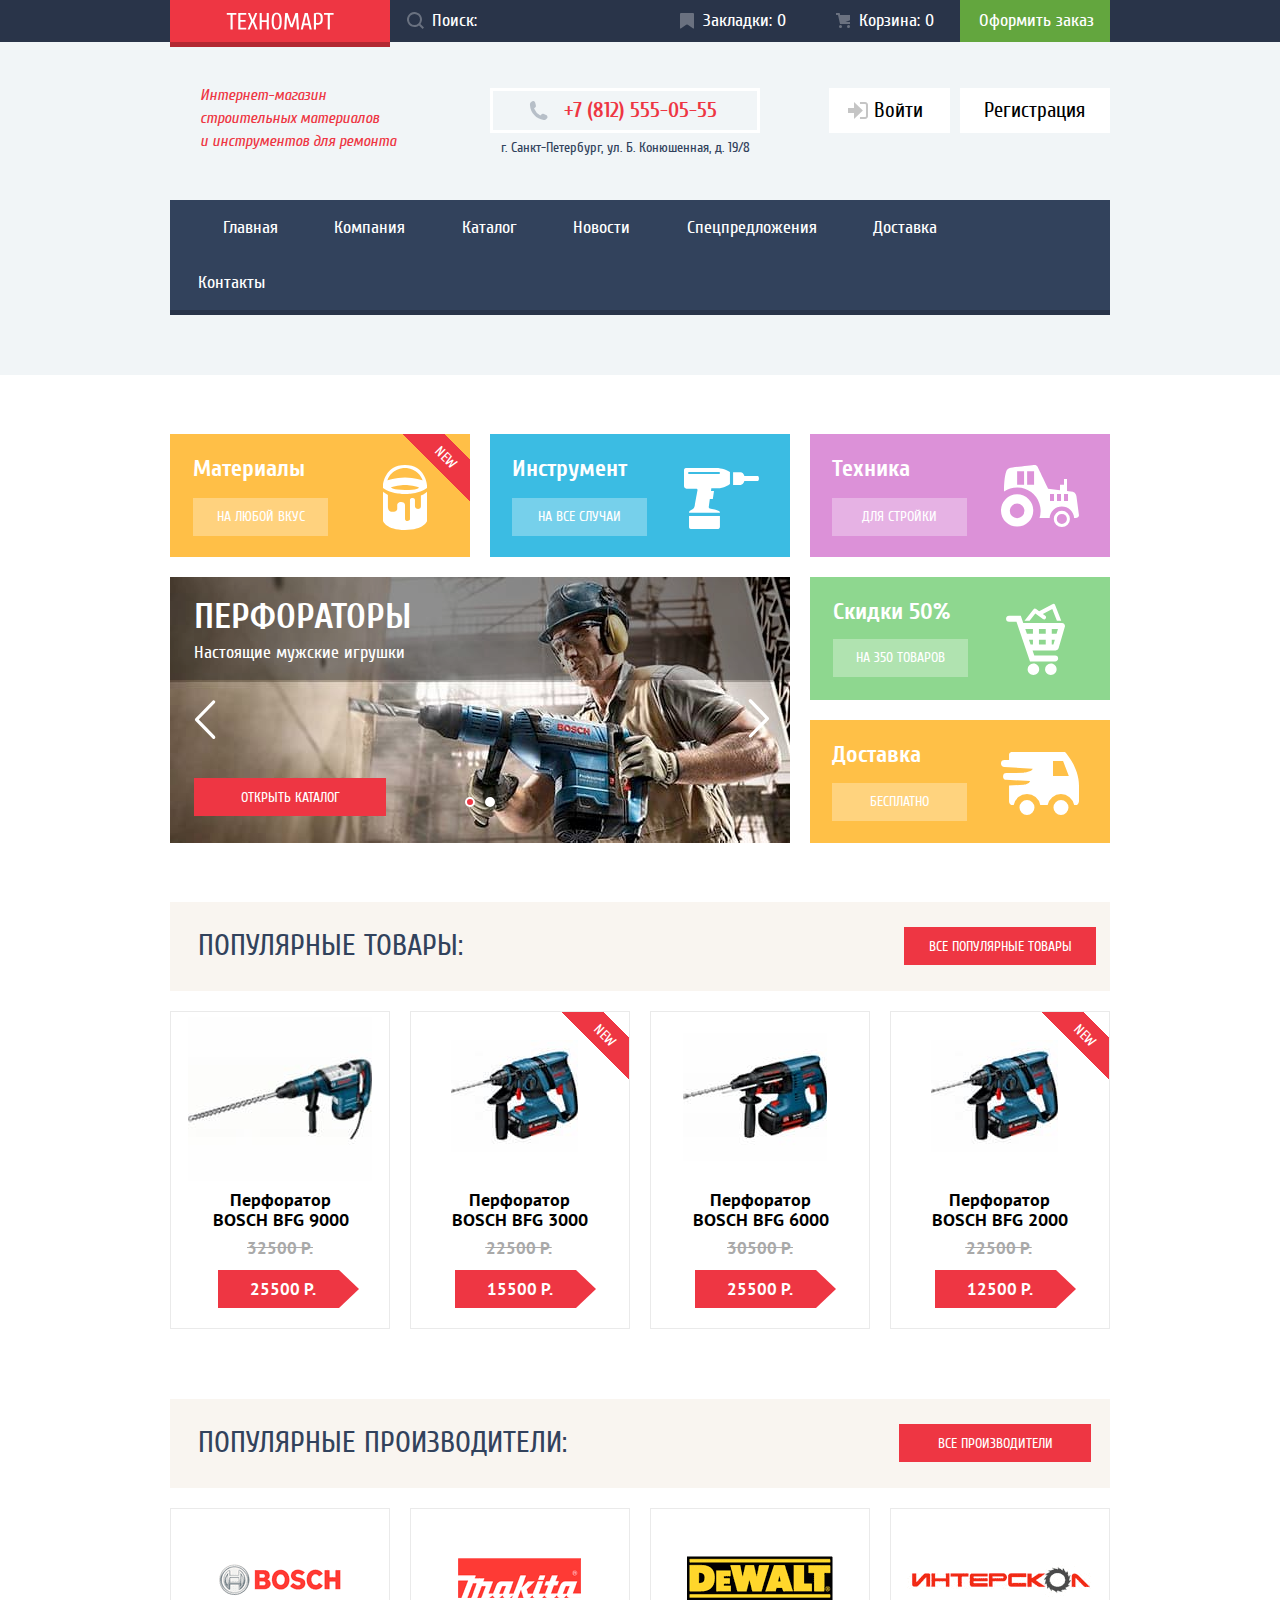
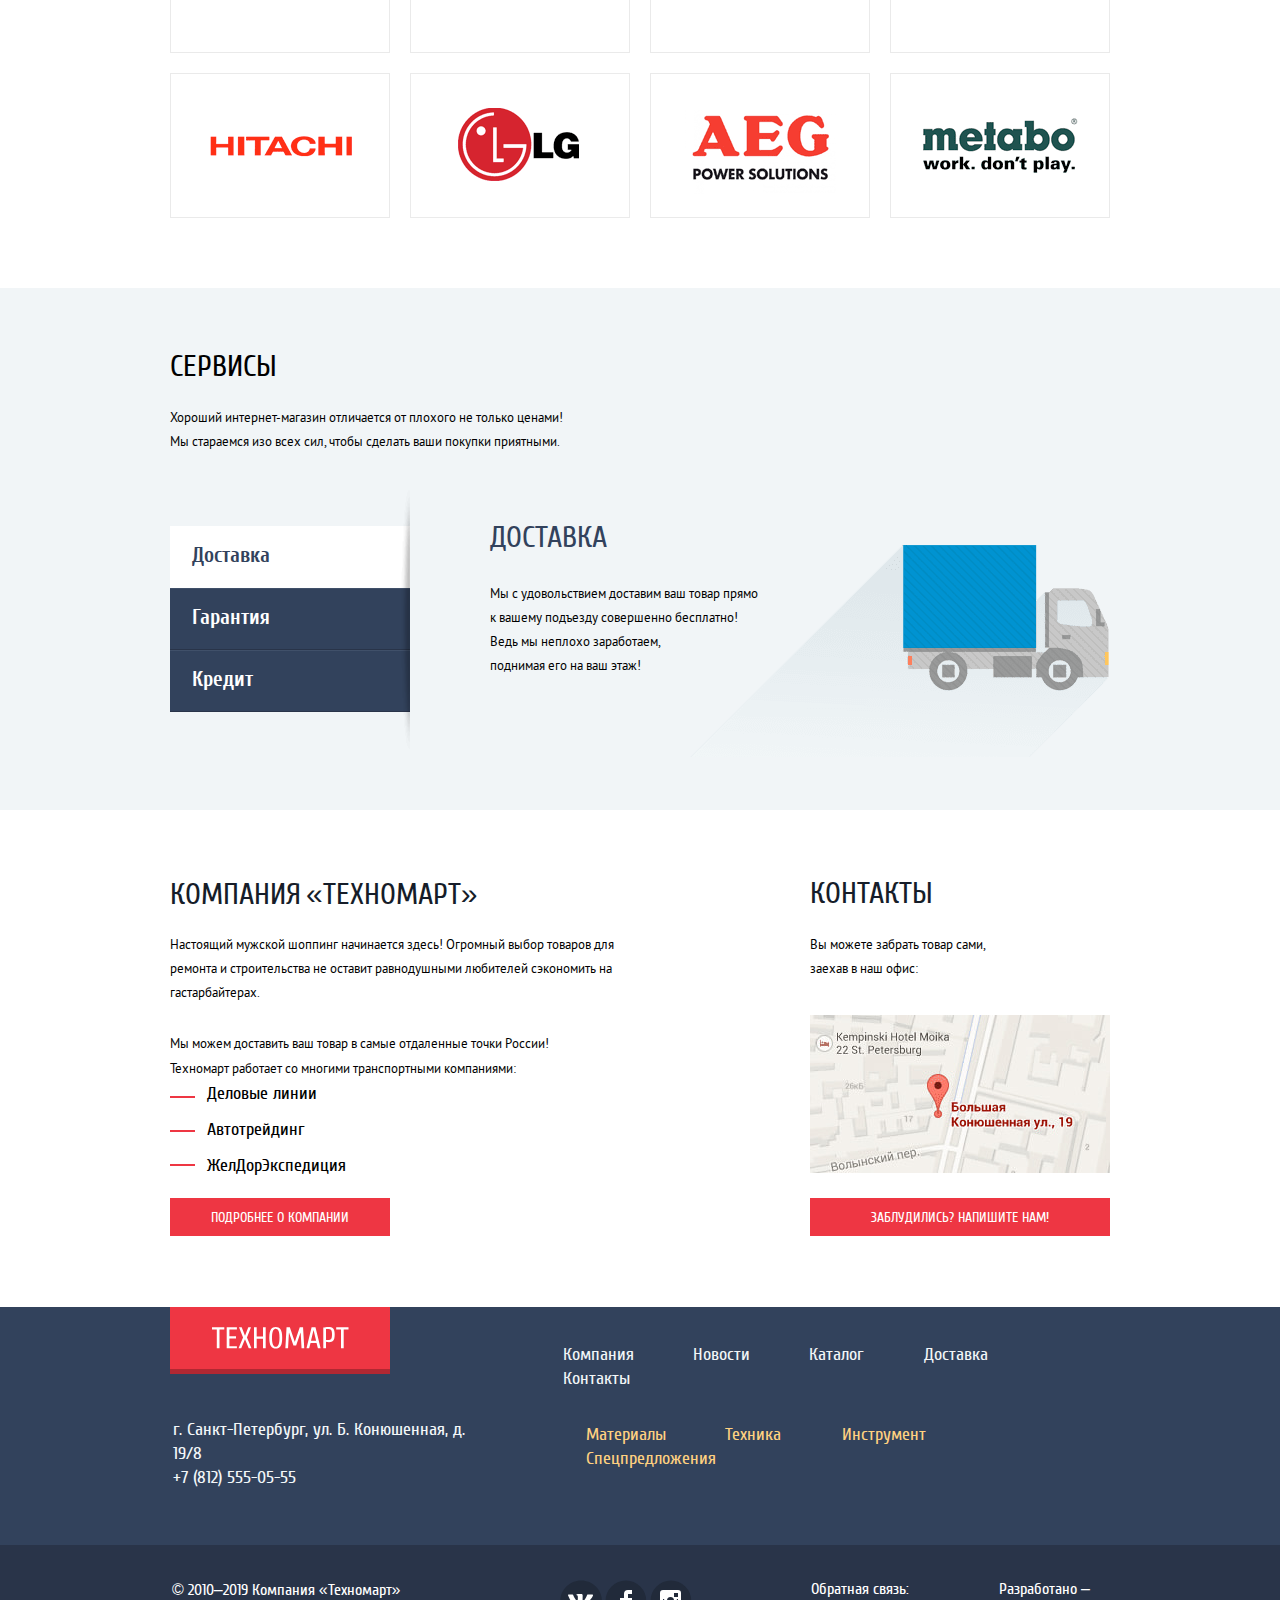
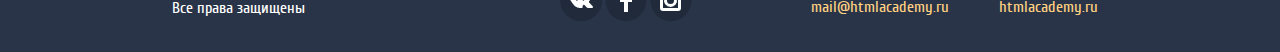
<file: index.html>
<!DOCTYPE html>
<html class="page" lang="ru">

<head>
  <meta charset="utf-8">
  <title>HTML Academy: Техномарт</title>
  <link href="css/normalize.css" rel="stylesheet">
  <link href="css/style-min.css" rel="stylesheet">
</head>

<body class="page-body main-page">

  <header class="main-header">
    <div class="main-menu">
      <div class="container main-menu-container">
        <a href="#" class="logo header-logo"><img src="img/content/logo-technomart.svg" width="108" height="18"
            alt="Логотип магазина Техномарт"></a>
        <div class="main-menu-wrapper">
          <form class="search" method="get" action="https://echo.htmlacademy.ru/">
            <label class="visually-hidden" for="search-button">Поиск товара</label>
            <input class="search-button" id="search-button" type="search" name="search" placeholder="Поиск:">
            <svg class="search-icon" width="17" height="17" fill="none" xmlns="http://www.w3.org/2000/svg">
              <path class="search-icon-color" fill-rule="evenodd" clip-rule="evenodd"
                d="M13.46 12.04L17 15.6 15.59 17l-3.55-3.54a7.5 7.5 0 111.41-1.41zM7.5 2a5.5 5.5 0 10.01 11.01A5.5 5.5 0 007.5 2z"
                fill="#fff" />
            </svg>
          </form>
          <a class="bookmark" href="">Закладки: <span class="count">0</span><span
              class="visually-hidden">товаров</span></a>
          <a class="cart" href="">Корзина: <span class="count">0</span><span class="visually-hidden">товаров</span></a>
          <a class="order" href="">Оформить заказ</a>
        </div>
      </div>
    </div>
    <div class="container header-container">
      <h1 class="title header-text">Интернет-магазин<br>
        строительных материалов<br>и
        инструментов для ремонта</h1>
      <div class="header-contacts">
        <a class="header-phone" href="tel:+78125550555"><span class="visually-hidden">Наш номер телефона:</span>+7 (812)
          555-05-55</a>
        <address class="header-address"><span class="visually-hidden">Наш адрес:</span>г. Санкт-Петербург, ул.
          Б. Конюшенная, д. 19/8</address>
      </div>
      <div class="user-menu login-menu current">
        <a class="login-button login-button-sign-in" href="" aria-label="Войти в аккаунт">
          <svg aria-hidden="true" focusable="false" class="icon-sign-in" width="20" height="17" fill="none"
            xmlns="http://www.w3.org/2000/svg">
            <path d="M14.88 8.5L6 0v6H0v5h6v6l8.88-8.5z" fill="#C5C5C5" />
            <path
              d="M16.99 15.01h-5.03V17h5.03c2.17 0 3-1.81 3.03-3.03V3.03C19.98 1.8 19.16 0 16.98 0h-5.03v1.99h5.03c.84 0 .99.68 1 1.06v10.9c-.01.38-.16 1.06-1 1.06z"
              fill="#C5C5C5" />
          </svg>
          <span class="login-button-signature">Войти</span>
        </a>
        <a class="login-button login-button-registration" href="">Регистрация</a>
      </div>
      <div class="user-menu activatied-user-menu">
        <div class="user-profile-container">
          <a class="user-profile" href="">
            <span class="visually-hidden">Профиль пользователя</span>
            <svg aria-hidden="true" focusable="false" class="user-icon" width="20" height="18" fill="none"
              xmlns="http://www.w3.org/2000/svg">
              <path
                d="M17.88 14.17c-2.14-.74-4.25-1.67-5.2-2.4-.66-.5-.78-1.61-.52-2.4a5.49 5.49 0 001.86-4.29C14.02 2.28 12.22 0 10 0 7.78 0 5.98 2.28 5.98 5.08c0 1.8.75 3.38 1.86 4.28.26.8.14 1.92-.51 2.42-.95.72-3.07 1.65-5.21 2.39C-.03 14.9 0 18 0 18h20s.02-3.1-2.12-3.83z"
                fill="#C5C5C5" />
            </svg>

            <span class="user-name">Равшан Джамшутович</span>
          </a>
          <a class="log-out" aria-label="Выйти из аккаунта" href="index.html">
            <svg aria-hidden="true" focusable="false" width="20" height="18" fill="none"
              xmlns="http://www.w3.org/2000/svg">
              <path d="M20 9L11.12.5v6h-6v5h6v6L20 9z" fill="#C5C5C5" />
              <path
                d="M2.1 14.45V3.55c.02-.38.18-1.06 1.02-1.06h5.02V.5H3.12C.94.5.12 2.31.09 3.53v10.94C.1 15.7.94 17.5 3.12 17.5h5.02v-1.99H3.12c-.84 0-1-.68-1.01-1.06z"
                fill="#C5C5C5" />
            </svg>
          </a>
        </div>
        <ul class="list user-menu-list">
          <li><a href="">Мои заказы</a></li>
          <li><a href="">Личный кабинет</a></li>
        </ul>
      </div>
      <nav class="main-navigation-container">
        <ul class="list main-navigation">
          <li><a href="#">Главная</a></li>
          <li class="main-navigation-option-1"><a href="">Компания</a></li>
          <li><a href="catalog.html">Каталог</a></li>
          <li class="main-navigation-option-1"><a href="">Новости</a></li>
          <li><a href="">Спецпредложения</a></li>
          <li><a href="">Доставка</a></li>
          <li class="main-navigation-contacts"><a href="">Контакты</a></li>
        </ul>
      </nav>
    </div>
  </header>

  <main>

    <section class="container promo-container">
      <h2 class="visually-hidden">Промо-блок</h2>
      <ul class="list promo-list">
        <li class="materials promo-item promo-list-image">
          <h3>Материалы</h3>
          <div class="new"><em>New</em></div>
          <a class="button promo-list-button" href="">На любой вкус</a>
        </li>
        <li class="tools promo-item promo-list-image">
          <h3>Инструмент</h3>
          <a class="button promo-list-button" href="">На все случаи</a>
        </li>
        <li class="appliances promo-item promo-list-image">
          <h3>Техника</h3>
          <a class="button promo-list-button" href="">Для стройки</a>
        </li>
        <li class="discount promo-item promo-list-image">
          <h3>Скидки 50%</h3>
          <a class="button promo-list-button" href="">На 350 Товаров</a>
        </li>
        <li class="delivery promo-item promo-list-image">
          <h3>Доставка</h3>
          <a class="button promo-list-button" href="">Бесплатно</a>
        </li>
        <li class="promo-slider">
          <ul class="list promo-slider-list">
            <li class="promo-slider-slide current">
              <h3>Перфораторы</h3>
              <p>Настоящие мужские игрушки</p>
              <a class="button main-page-button promo-slider-button" href="catalog.html">Открыть каталог</a>
              <img width="620" height="266" src="img/content/slider/perforator.jpg"
                alt="Строитель работает с перфоратором">
            </li>
            <li class="promo-slider-slide">
              <h3>Дрели</h3>
              <p>Соседям на радость!</p>
              <a class="button main-page-button promo-slider-button" href="catalog.html">Открыть каталог</a>
              <img width="620" height="266" src="img/content/slider/drill.jpg" alt="Строитель работает с дрелью">
            </li>
          </ul>
          <div class="promo-slider-control">
            <button class="slider-button slider-button-back" type="button" aria-label="Предыдущий слайд"></button>
            <button class="slider-button slider-button-next" type="button" aria-label="Следующий слайд"></button>
          </div>
          <div class="promo-slider-pagination">
            <div class="promo-slider-pagination-item current"></div>
            <div class="promo-slider-pagination-item"></div>
          </div>
        </li>
      </ul>
    </section>

    <section class="container products">
      <div class="title-container">
        <h2 class="title products-main-title">Популярные товары:</h2>
        <a class="button main-page-button products-button" href="">Все популярные товары</a>
      </div>
      <ul class="list products-list products-list-layout">
        <li class="products-item products-item-option-1">
          <h3 class="title products-title">Перфоратор <span lang="en">BOSCH BFG</span> 9000</h3>
          <p class="deleted-price"><del>32500 Р.</del></p>
          <p class="current-price">25500 Р.</p>
          <div class="products-item-header">
            <img class="products-image" width="184" height="164" src="img/content/products/snippet-32961.jpg"
              alt="Перфоратор с длинным сверлом и тонкой рукояткой">
            <div class="products-item-button-container">
              <a class="button button-buy" aria-label="Добавить перфоратор BOSCH BFG 9000 в корзину"
                href="notice.html">Купить</a>
              <a class="button button-to-bookmark" aria-label="Добавить перфоратор BOSCH BFG 9000 в закладки" href="">В
                Закладки</a>
            </div>
          </div>
        </li>
        <li class="products-item products-item-option-2">
          <h3 class="title products-title">Перфоратор <span lang="en">BOSCH BFG</span> 3000</h3>
          <div class="new"><em>New</em></div>
          <p class="deleted-price"><del>22500 Р.</del></p>
          <p class="current-price">15500 Р.</p>
          <div class="products-item-header">
            <img class="products-image" width="127" height="112" src="img/content/products/snippet-18927.jpg"
              alt="Перфоратор с узким коротким сверлом и толстой рукояткой">
            <div class="products-item-button-container">
              <a class="button button-buy" aria-label="Добавить перфоратор BOSCH BFG 3000 в корзину"
                href="notice.html">Купить</a>
              <a class="button button-to-bookmark" aria-label="Добавить перфоратор BOSCH BFG 3000 в закладки" href="">В
                Закладки</a>
            </div>
          </div>
        </li>
        <li class="products-item products-item-option-3">
          <h3 class="title products-title">Перфоратор <span lang="en">BOSCH BFG</span> 6000</h3>
          <p class="deleted-price"><del>30500 Р.</del></p>
          <p class="current-price">25500 Р.</p>
          <div class="products-item-header">
            <img class="products-image" width="144" height="128" src="img/content/products/snippet-945.jpg"
              alt="Перфоратор с средней длины сверлом и толстой рукояткой">
            <div class="products-item-button-container">
              <a class="button button-buy" aria-label="Добавить перфоратор BOSCH BFG 6000 в корзину"
                href="notice.html">Купить</a>
              <a class="button button-to-bookmark" aria-label="Добавить перфоратор BOSCH BFG 6000 в закладки" href="">В
                Закладки</a>
            </div>
          </div>
        </li>
        <li class="products-item products-item-option-2">
          <h3 class="title products-title">Перфоратор <span lang="en">BOSCH BFG</span> 2000</h3>
          <div class="new"><em lang="en">New</em></div>
          <p class="deleted-price"><del>22500 Р.</del></p>
          <p class="current-price">12500 Р.</p>
          <div class="products-item-header">
            <img class="products-image" width="127" height="112" src="img/content/products/snippet-18927.jpg"
              alt="Перфоратор с узким коротким сверлом и толстой рукояткой">
            <div class="products-item-button-container">
              <a class="button button-buy" aria-label="Добавить перфоратор BOSCH BFG 2000 в корзину"
                href="notice.html">Купить</a>
              <a class="button button-to-bookmark" aria-label="Добавить перфоратор BOSCH BFG 2000 в закладки" href="">В
                Закладки</a>
            </div>
          </div>
        </li>
      </ul>
    </section>

    <section class="container manufacturers">
      <div class="title-container">
        <h2 class="title">Популярные производители:</h2>
        <a class="button main-page-button manufacturers-button" href="">Все производители</a>
      </div>
      <ul class="list manufacturers-list">
        <li>
          <a href="">
            <img width="220" height="145" src="img/content/manufacturers/bosch.png" alt="Логотип компании BOSCH">
          </a>
        </li>
        <li>
          <a href="">
            <img width="220" height="145" src="img/content/manufacturers/makita.png" alt="Логотип компании makita">
          </a>
        </li>
        <li>
          <a href="">
            <img width="220" height="145" src="img/content/manufacturers/dewalt.png" alt="Логотип компании DeWALT">
          </a>
        </li>
        <li>
          <a href="">
            <img width="220" height="145" src="img/content/manufacturers/interskol.png"
              alt="Логотип компании ИНТЕРСКОЛ">
          </a>
        </li>
        <li>
          <a href="">
            <img width="220" height="145" src="img/content/manufacturers/hitachi.png" alt="Логотип компании HITACHI">
          </a>
        </li>
        <li>
          <a href="">
            <img width="220" height="145" src="img/content/manufacturers/lg.png" alt="Логотип компании LG">
          </a>
        </li>
        <li>
          <a href="">
            <img width="220" height="145" src="img/content/manufacturers/aeg.png" alt="Логотип компании AEG">
          </a>
        </li>
        <li>
          <a href="">
            <img width="220" height="145" src="img/content/manufacturers/metabo.png" alt="Логотип компании metabo">
          </a>
        </li>
      </ul>
    </section>

    <section class="services">
      <div class="container services-layout services-slider">
        <header class="services-header">
          <h2 class="title">Сервисы</h2>
          <p>
            Хороший интернет-магазин отличается от плохого не только ценами!<br>
            Мы стараемся изо всех сил, чтобы сделать ваши покупки приятными.
          </p>
        </header>
        <ul class="list services-button-list">
          <li><button class="services-button current" type="button" aria-current="true">Доставка</button></li>
          <li><button class="services-button" type="button">Гарантия</button></li>
          <li><button class="services-button" type="button">Кредит</button></li>
        </ul>
        <ul class="list services-list">
          <li class="services-item services-item-delivery current">
            <h3 class="title">Доставка</h3>
            <p>Мы с удовольствием доставим ваш товар прямо<br>
              к вашему подъезду совершенно бесплатно!<br>
              Ведь мы неплохо заработаем,<br>
              поднимая его на ваш этаж!</p>
          </li>
          <li class="services-item services-item-guarantee">
            <h3 class="title">Гарантия</h3>
            <p>Если купленный у нас товар поломается или заискрит,<br>
              а также в случае пожара, спровоцированного его<br>
              возгоранием, вы всегда можете быть уверены в нашей<br>
              гарантии. Мы обменяем сгоревший товар на новый.<br>
              Дом уж восстановите как-нибудь сами.</p>
          </li>
          <li class="services-item services-item-credit">
            <h3 class="title">Кредит</h3>
            <p>Залезть в долговую яму стало проще!<br>
              Кредитные консультанты придут вам на помощь.</p>
            <a class="button main-page-button credit-button" href="">Отправить заявку</a>
          </li>
        </ul>
      </div>
    </section>

    <div class="container index-columns">
      <section class="about">
        <h2 class="title">Компания &#171;техномарт&#187;</h2>
        <p>Настоящий мужской шоппинг начинается здесь! Огромный выбор товаров для
          ремонта и строительства не оставит равнодушными любителей сэкономить на
          гастарбайтерах.</p>
        <p>Мы можем доставить ваш товар в самые отдаленные точки России!<br>
          Техномарт работает со многими транспортными компаниями:</p>
        <ul class="list about-list">
          <li class="about-item">Деловые линии</li>
          <li class="about-item">Автотрейдинг</li>
          <li class="about-item">ЖелДорЭкспедиция</li>
        </ul>
        <a class="button main-page-button about-button" href="">Подробнее о компании</a>
      </section>

      <section class="contacts">
        <h2 class="title">Контакты</h2>
        <p>Вы можете забрать товар сами,<br>
          заехав в наш офис:</p>
        <a class="contacts-map" href="map.html"><img width="300" height="158" src="img/content/minimap.jpg"
            alt="Офис компании по адресу ул. Большая Конюшенная 19/8, Санкт-Петербург"></a>
        <a class="button main-page-button contacts-button" href="form.html">Заблудились? Напишите нам!</a>
      </section>
    </div>
  </main>

  <footer class="main-footer">
    <div class="container main-footer-layout">
      <a class="logo main-footer-logo" href="#"><img src="img/content/footer-logo.svg" width="138" height="23"
          alt="Логотип магазина Техномарт"></a>
      <div class="footer-contacts">
        <address class="footer-address"><span class="visually-hidden">Наш адрес:</span>г. Санкт-Петербург, ул. Б.
          Конюшенная, д. 19/8</address>
        <a class="footer-phone" href="tel:+78125550555"><span class="visually-hidden">Наш номер телефона:</span>+7 (812)
          555-05-55</a>
      </div>
      <ul class="list footer-navigation">
        <li class="footer-navigation-item"><a href="">Компания</a></li>
        <li class="footer-navigation-item"><a href="">Новости</a></li>
        <li class="footer-navigation-item"><a href="catalog.html">Каталог</a></li>
        <li class="footer-navigation-item footer-delivery"><a href="">Доставка</a></li>
        <li class="footer-navigation-item"><a href="">Контакты</a></li>
      </ul>
      <ul class="list footer-navigation special-navigation">
        <li class="footer-navigation-item special-navigation-item"><a href="">Материалы</a></li>
        <li class="footer-navigation-item special-navigation-item"><a href="">Техника</a></li>
        <li class="footer-navigation-item special-navigation-item footer-tool"><a href="">Инструмент</a></li>
        <li class="footer-navigation-item special-navigation-item"><a href="">Спецпредложения</a></li>
      </ul>
    </div>
    <div class="footer-bottom">
      <div class="container footer-bottom-layout">
        <p class="copyright">© 2010–2019 Компания «Техномарт»<br>
          Все права защищены</p>
        <ul class="list social-list">
          <li class="social-item">
            <a href="">
              <span class="visually-hidden">Мы в Вконтакте</span>
              <svg aria-hidden="true" focusable="false" width="44" height="44" fill="none"
                xmlns="http://www.w3.org/2000/svg">
                <path class="social-item-background" fill-rule="evenodd" clip-rule="evenodd"
                  d="M22.16 1.48c11.5 0 20.8 9.1 20.8 20.34 0 11.23-9.3 20.33-20.8 20.33-11.49 0-20.8-9.1-20.8-20.33 0-11.23 9.31-20.34 20.8-20.34z"
                  fill="#212A3A" />
                <path
                  d="M24.54 25.73c.92-.3 2.1 1.91 3.35 2.75.95.64 1.67.5 1.67.5l3.34-.04s1.75-.1.92-1.46c-.07-.11-.48-1-2.49-2.83-2.1-1.92-1.8-1.6.72-4.92 1.53-2.02 2.15-3.25 1.96-3.78-.19-.5-1.32-.37-1.32-.37l-3.77.03c-.36 0-.67.1-.82.48 0 0-.6 1.56-1.39 2.89-1.67 2.8-2.34 2.95-2.62 2.77-.64-.4-.48-1.63-.48-2.5 0-2.71.42-3.84-.81-4.14-.41-.1-.71-.16-1.76-.17-1.34-.02-2.48 0-3.12.31-.43.21-.76.67-.56.7.25.03.8.14 1.11.54.39.52.37 1.68.37 1.68s.22 3.2-.52 3.6c-.5.27-1.2-.29-2.7-2.83-.76-1.3-1.34-2.74-1.34-2.74s-.1-.27-.3-.41c-.25-.18-.59-.23-.59-.23l-3.57.02s-.54.01-.74.24c-.17.2-.01.63-.01.63s2.8 6.45 5.97 9.7c2.9 2.98 6.21 2.79 6.21 2.79h1.5s.45-.05.68-.3c.22-.22.21-.64.21-.64s-.03-1.98.9-2.27z"
                  fill="#fff" />
              </svg>
            </a>
          </li>
          <li class="social-item">
            <a href="">
              <span class="visually-hidden">Мы в Фэйсбуке</span>
              <svg aria-hidden="true" focusable="false" width="44" height="44" fill="none"
                xmlns="http://www.w3.org/2000/svg">
                <path class="social-item-background" fill-rule="evenodd" clip-rule="evenodd"
                  d="M21.9 1.48a20.33 20.33 0 110 40.67 20.33 20.33 0 010-40.67z" fill="#212A3A" />
                <path d="M28 15v-4h-4a4 4 0 00-4 4v4h-4v4h4v10h4V23h4v-4h-4v-4h4z" fill="#fff" />
              </svg>
            </a>
          </li>
          <li class="social-item">
            <a href="">
              <span class="visually-hidden">Мы в Инстаграме</span>
              <svg aria-hidden="true" focusable="false" width="44" height="44" fill="none"
                xmlns="http://www.w3.org/2000/svg">
                <path class="social-item-background" fill-rule="evenodd" clip-rule="evenodd"
                  d="M21.9 1.48a20.33 20.33 0 110 40.67 20.33 20.33 0 010-40.67z" fill="#212A3A" />
                <path fill-rule="evenodd" clip-rule="evenodd"
                  d="M14 11h15a3 3 0 013 3v15a3 3 0 01-3 3H14a3 3 0 01-3-3V14a3 3 0 013-3zm11 10.5a3.5 3.5 0 10-7 0 3.5 3.5 0 007 0zM14 29v-9h1.18a6.5 6.5 0 1012.64 0H29v9H14zm11-11h4v-4h-4v4z"
                  fill="#fff" />
              </svg>
            </a>
          </li>
        </ul>
        <p class="feedback">Обратная связь:<br>
          <a class="feedback-link" href="mailto:mail@htmlacademy.ru">mail@htmlacademy.ru</a></p>
        <p class="feedback">Разработано &ndash;<br>
          <a class="feedback-link" href="https://htmlacademy.ru">htmlacademy.ru</a></p>
      </div>
    </div>
  </footer>

  <section class="modal modal-container modal-write-us">
    <h2 class="visually-hidden">Напиши нам</h2>
    <form method="POST" action="https://echo.htmlacademy.ru/">
      <ul>
        <li>
          <label for="write-us-name">Ваше имя:</label>
          <input id="write-us-name" type="text" name="user-name" placeholder="Имя Фамилия">
        </li>
        <li>
          <label for="write-us-email">Ваш e-mail:</label>
          <input id="write-us-email" type="email" name="user-email" placeholder="email@example.com">
        </li>
        <li class="user-letter">
          <label for="write-us-text">Текст письма:</label>
          <textarea id="write-us-text" name="text" placeholder="В свободной форме"></textarea>
        </li>
      </ul>
      <button class="button submit" type="submit">Отправить</button>
    </form>
    <button class="close" type="button" aria-label="Закрыть"></button>
  </section>

  <section class="modal modal-container modal-map">
    <h2 class="visually-hidden">Мы на карте</h2>
    <iframe
      src="https://www.google.com/maps/embed?pb=!1m18!1m12!1m3!1d1998.5989424124054!2d30.320894616211245!3d59.9387968690478!2m3!1f0!2f0!3f0!3m2!1i1024!2i768!4f13.1!3m3!1m2!1s0x4696310fca5ba729%3A0xea9c53d4493c879f!2z0JHQvtC70YzRiNCw0Y8g0JrQvtC90Y7RiNC10L3QvdCw0Y8g0YPQuy4sIDE5LCDQodCw0L3QutGCLdCf0LXRgtC10YDQsdGD0YDQsywg0KDQvtGB0YHQuNGPLCAxOTExODY!5e0!3m2!1sru!2sby!4v1603122074464!5m2!1sru!2sby"
      width="940" height="440" allowfullscreen
      title="Офис компании по адресу ул. Большая Конюшенная 19/8, Санкт-Петербург"></iframe>
    <button class="close" type="button" aria-label="Закрыть"></button>
  </section>

  <section class="modal modal-container modal-notice">
    <h2 class="title">Товар добавлен в корзину!</h2>
    <div class="button-container">
      <a class="button main-page-button modal-notice-order" href="">Оформить заказ</a>
      <a class="button modal-notice-continue" href="index.html">Продолжить покупки</a>
    </div>
    <button class="close" type="button" aria-label="Закрыть"></button>
  </section>

  <script src="js/script-min.js"></script>

</body>

</html>
</file>
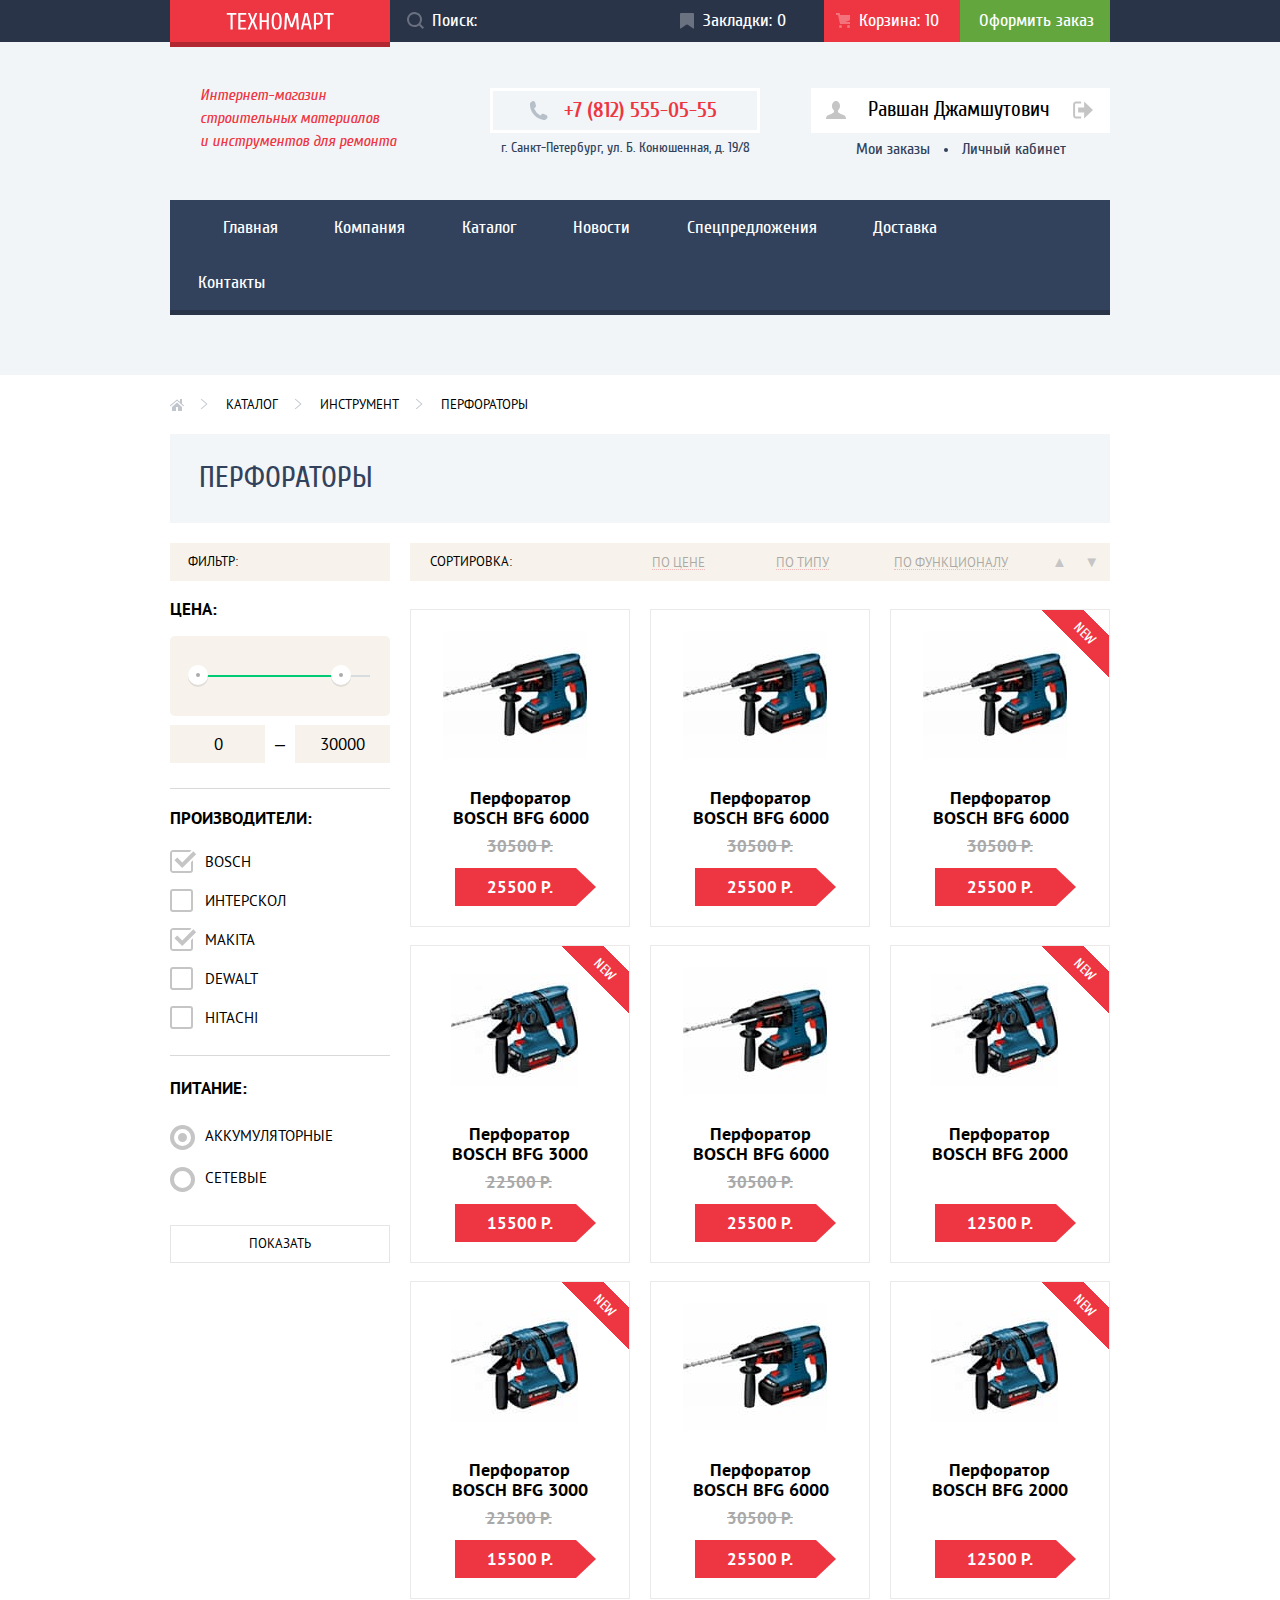
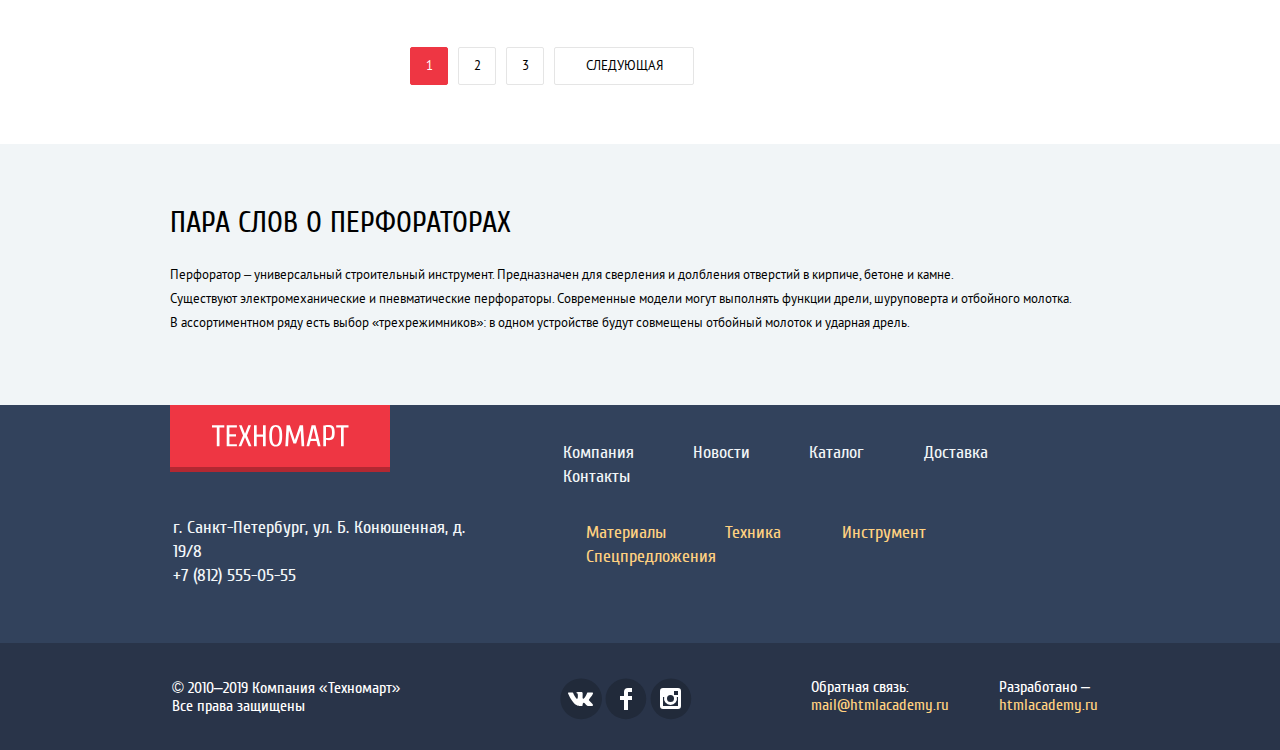
<file: catalog.html>
<!DOCTYPE html>
<html class="page" lang="ru">

<head>
  <meta charset="utf-8">
  <title>HTML Academy: Техномарт</title>
  <link href="css/normalize.css" rel="stylesheet">
  <link href="css/style-min.css" rel="stylesheet">
</head>

<body class="page-body inner-page">

  <header class="main-header">
    <div class="main-menu">
      <div class="container main-menu-container">
        <a href="index.html" class="logo header-logo"><img src="img/content/logo-technomart.svg" width="108" height="18"
            alt="Логотип магазина Техномарт"></a>
        <div class="main-menu-wrapper">
          <form class="search" method="get" action="https://echo.htmlacademy.ru/">
            <label class="visually-hidden" for="search-button">Поиск товара</label>
            <input class="search-button" id="search-button" type="search" name="search" placeholder="Поиск:">
            <svg aria-hidden="true" focusable="false" class="search-icon" width="17" height="17" fill="none"
              xmlns="http://www.w3.org/2000/svg">
              <path class="search-icon-color" fill-rule="evenodd" clip-rule="evenodd"
                d="M13.46 12.04L17 15.6 15.59 17l-3.55-3.54a7.5 7.5 0 111.41-1.41zM7.5 2a5.5 5.5 0 10.01 11.01A5.5 5.5 0 007.5 2z"
                fill="#fff" />
            </svg>
          </form>
          <a class="bookmark" href="">Закладки: <span class="count">0</span><span
              class="visually-hidden">товаров</span></a>
          <a class="cart containing" href="">Корзина: <span class="count">10</span><span
              class="visually-hidden">товаров</span></a>
          <a class="order" href="">Оформить заказ</a>
        </div>
      </div>
    </div>
    <div class="container header-container">
      <p class="title header-text">Интернет-магазин<br>
        строительных материалов<br>и
        инструментов для ремонта</p>
      <div class="header-contacts">
        <a class="header-phone" href="tel:+78125550555"><span class="visually-hidden">Наш номер телефона:</span>+7 (812)
          555-05-55</a>
        <address class="header-address"><span class="visually-hidden">Наш адрес:</span>г. Санкт-Петербург, ул.
          Б. Конюшенная, д. 19/8</address>
      </div>
      <div class="user-menu login-menu">
        <a class="login-button login-button-sign-in" href="" aria-label="Войти в аккаунт">
          <svg aria-hidden="true" focusable="false" class="icon-sign-in" width="20" height="17" fill="none"
            xmlns="http://www.w3.org/2000/svg">
            <path d="M14.88 8.5L6 0v6H0v5h6v6l8.88-8.5z" fill="#C5C5C5" />
            <path
              d="M16.99 15.01h-5.03V17h5.03c2.17 0 3-1.81 3.03-3.03V3.03C19.98 1.8 19.16 0 16.98 0h-5.03v1.99h5.03c.84 0 .99.68 1 1.06v10.9c-.01.38-.16 1.06-1 1.06z"
              fill="#C5C5C5" />
          </svg>
          <span class="login-button-signature">Войти</span>
        </a>
        <a class="login-button login-button-registration" href="">Регистрация</a>
      </div>
      <div class="user-menu activatied-user-menu current">
        <div class="user-profile-container">
          <a class="user-profile" href="">
            <span class="visually-hidden">Профиль пользователя</span>
            <svg class="user-icon" width="20" height="18" fill="none" xmlns="http://www.w3.org/2000/svg">
              <path
                d="M17.88 14.17c-2.14-.74-4.25-1.67-5.2-2.4-.66-.5-.78-1.61-.52-2.4a5.49 5.49 0 001.86-4.29C14.02 2.28 12.22 0 10 0 7.78 0 5.98 2.28 5.98 5.08c0 1.8.75 3.38 1.86 4.28.26.8.14 1.92-.51 2.42-.95.72-3.07 1.65-5.21 2.39C-.03 14.9 0 18 0 18h20s.02-3.1-2.12-3.83z"
                fill="#C5C5C5" />
            </svg>
            <span class="user-name">Равшан Джамшутович</span>
          </a>
          <a class="log-out" aria-label="Выйти из аккаунта" href="catalog.html">
            <svg aria-hidden="true" focusable="false" width="20" height="18" fill="none"
              xmlns="http://www.w3.org/2000/svg">
              <path d="M20 9L11.12.5v6h-6v5h6v6L20 9z" fill="#C5C5C5" />
              <path
                d="M2.1 14.45V3.55c.02-.38.18-1.06 1.02-1.06h5.02V.5H3.12C.94.5.12 2.31.09 3.53v10.94C.1 15.7.94 17.5 3.12 17.5h5.02v-1.99H3.12c-.84 0-1-.68-1.01-1.06z"
                fill="#C5C5C5" />
            </svg>
          </a>
        </div>
        <ul class="list user-menu-list">
          <li><a href="">Мои заказы</a></li>
          <li><a href="">Личный кабинет</a></li>
        </ul>
      </div>
      <nav class="main-navigation-container">
        <ul class="list main-navigation">
          <li><a href="index.html">Главная</a></li>
          <li class="main-navigation-option-1"><a href="">Компания</a></li>
          <li><a href="#">Каталог</a></li>
          <li class="main-navigation-option-1"><a href="">Новости</a></li>
          <li><a href="">Спецпредложения</a></li>
          <li><a href="">Доставка</a></li>
          <li class="main-navigation-contacts"><a href="">Контакты</a></li>
        </ul>
      </nav>
    </div>
  </header>

  <main class="inner-page-content">
    <div class="container inner-page-layout">
      <ul class="list breadcrumbs-list">
        <li><a class="home" href="index.html" aria-label="На главную страницу"></a></li>
        <li><a href="">Каталог</a></li>
        <li><a href="">Инструмент</a></li>
        <li><a href="">Перфораторы</a></li>
      </ul>

      <h1 class="title products-main-title">Перфораторы</h1>

      <section class="filter">
        <h2 class="title filter-title">Фильтр:</h2>
        <form method="get" action="https://echo.htmlacademy.ru">
          <fieldset class="filter-price">
            <legend>Цена:</legend>
            <div class="filter-range">
              <div class="filter-scale">
                <div class="bar" style="width: 73%; margin-left: 8%;"></div>
              </div>
              <div class="toggle toggle-min" style="left:8%" tabindex="0"><span class="visually-hidden">Переключатель
                  минимальной цены</span></div>
              <div class="toggle toggle-max" style="left:73%" tabindex="0"><span class="visually-hidden">Переключатель
                  максимальной цены</span></div>
            </div>
            <div class="price-control">
              <label class="visually-hidden" for="price-control-min-price">Минимальная цена</label>
              <input class="min-price" id="price-control-min-price" type="number" name="minPrice" value="0" min="0">
              <span>&ndash;</span>
              <label class="visually-hidden" for="price-control-max-price">Максимальная цена</label>
              <input class="min-price" id="price-control-max-price" type="number" name="maxPrice" value="30000" min="0">
            </div>
          </fieldset>
          <fieldset class="filter-manufacturers">
            <legend>Производители:</legend>
            <ul class="list checkbox-list">
              <li class="checkbox-item">
                <input class="visually-hidden filter-checkbox-button" type="checkbox" name="bosch" id="filter-bosch"
                  checked>
                <label class="filter-checkbox" for="filter-bosch" lang="en">Bosch</label>
              </li>
              <li class="checkbox-item">
                <input class="visually-hidden filter-checkbox-button" type="checkbox" name="interskol"
                  id="filter-interskol">
                <label class="filter-checkbox" for="filter-interskol">Интерскол</label>
              </li>
              <li class="checkbox-item">
                <input class="visually-hidden filter-checkbox-button" type="checkbox" name="makita" id="filter-makita"
                  checked>
                <label class="filter-checkbox" for="filter-makita" lang="en">Makita</label>
              </li>
              <li class="checkbox-item">
                <input class="visually-hidden filter-checkbox-button" type="checkbox" name="dewalt" id="filter-dewalt">
                <label class="filter-checkbox" for="filter-dewalt" lang="en">Dewalt</label>
              </li>
              <li class="checkbox-item">
                <input class="visually-hidden filter-checkbox-button" type="checkbox" name="hitachi"
                  id="filter-hitachi">
                <label class="filter-checkbox" for="filter-hitachi" lang="en">Hitachi</label>
              </li>
            </ul>
          </fieldset>
          <fieldset class="filter-power">
            <legend>Питание:</legend>
            <ul class="list radio-list">
              <li class="radio-item">
                <input class="visually-hidden filter-radio-button" type="radio" name="power" value="Аккумуляторные"
                  id="filter-radio-first" checked>
                <label class="filter-radio" for="filter-radio-first">Аккумуляторные</label>
              </li>
              <li class="radio-item">
                <input class="visually-hidden filter-radio-button" type="radio" name="power" value="Сетевые"
                  id="filter-radio-second">
                <label class="filter-radio" for="filter-radio-second">Сетевые</label>
              </li>
            </ul>
          </fieldset>
          <button class="button filter-button-show" type="submit">Показать</button>
        </form>
      </section>

      <section class="sort">
        <h2 class="title sort-title">Сортировка:</h2>
        <ul class="list sort-list">
          <li class="sort-item">
            <button class="sort-button" type="button">По цене</button>
          </li>
          <li class="sort-item">
            <button class="sort-button" type="button">По типу</button>
          </li>
          <li class="sort-item functionality">
            <button class="sort-button" type="button">По функционалу</button>
          </li>
          <li class="sort-item group">
            <button class="sort-button triangle sort-ascending-button" type="button"
              aria-label="По возрастанию">&#9650;</button>
            <button class="sort-button triangle sort-descending-button" type="button"
              aria-label="По убыванию">&#9660;</button>
          </li>
        </ul>
      </section>

      <section class="products">
        <h2 hidden>Список перфораторов</h2>
        <ul class="list products-list">
          <li class="products-item products-item-option-3">
            <h3 class="title products-title">Перфоратор <span lang="en">BOSCH BFG</span> 6000</h3>
            <p class="deleted-price"><del>30500 Р.</del></p>
            <p class="current-price">25500 Р.</p>
            <div class="products-item-header">
              <img class="products-image" width="144" height="128" src="img/content/products/snippet-945.jpg"
                alt="Перфоратор с средней длины сверлом и толстой рукояткой">
              <div class="products-item-button-container">
                <a class="button button-buy" aria-label="Добавить перфоратор BOSCH BFG 6000 в корзину"
                  href="notice.html">Купить</a>
                <a class="button button-to-bookmark" aria-label="Добавить перфоратор BOSCH BFG 6000 в закладки"
                  href="">В Закладки</a>
              </div>
            </div>
          </li>
          <li class="products-item products-item-option-3">
            <h3 class="title products-title">Перфоратор <span lang="en">BOSCH BFG</span> 6000</h3>
            <p class="deleted-price"><del>30500 Р.</del></p>
            <p class="current-price">25500 Р.</p>
            <div class="products-item-header">
              <img class="products-image" width="144" height="128" src="img/content/products/snippet-945.jpg"
                alt="Перфоратор с средней длины сверлом и толстой рукояткой">
              <div class="products-item-button-container">
                <a class="button button-buy" aria-label="Добавить перфоратор BOSCH BFG 6000 в корзину"
                  href="notice.html">Купить</a>
                <a class="button button-to-bookmark" aria-label="Добавить перфоратор BOSCH BFG 6000 в закладки"
                  href="">В Закладки</a>
              </div>
            </div>
          </li>
          <li class="products-item products-item-option-3">
            <h3 class="title products-title">Перфоратор <span lang="en">BOSCH BFG</span> 6000</h3>
            <div class="new"><em lang="en">New</em></div>
            <p class="deleted-price"><del>30500 Р.</del></p>
            <p class="current-price">25500 Р.</p>
            <div class="products-item-header products-item-option-3">
              <img class="products-image" width="144" height="128" src="img/content/products/snippet-945.jpg"
                alt="Перфоратор с средней длины сверлом и толстой рукояткой">
              <div class="products-item-button-container">
                <a class="button button-buy" aria-label="Добавить перфоратор BOSCH BFG 6000 в корзину"
                  href="notice.html">Купить</a>
                <a class="button button-to-bookmark" aria-label="Добавить перфоратор BOSCH BFG 6000 в закладки"
                  href="">В Закладки</a>
              </div>
            </div>
          </li>
          <li class="products-item products-item-option-2">
            <h3 class="title products-title">Перфоратор <span lang="en">BOSCH BFG</span> 3000</h3>
            <div class="new"><em lang="en">New</em></div>
            <p class="deleted-price"><del>22500 Р.</del></p>
            <p class="current-price">15500 Р.</p>
            <div class="products-item-header">
              <img class="products-image" width="127" height="112" src="img/content/products/snippet-18927.jpg"
                alt="Перфоратор с узким коротким сверлом и толстой рукояткой">
              <div class="products-item-button-container">
                <a class="button button-buy" aria-label="Добавить перфоратор BOSCH BFG 3000 в корзину"
                  href="notice.html">Купить</a>
                <a class="button button-to-bookmark" aria-label="Добавить перфоратор BOSCH BFG 3000 в закладки"
                  href="">В Закладки</a>
              </div>
            </div>
          </li>
          <li class="products-item products-item-option-3">
            <h3 class="title products-title">Перфоратор <span lang="en">BOSCH BFG</span> 6000</h3>
            <p class="deleted-price"><del>30500 Р.</del></p>
            <p class="current-price">25500 Р.</p>
            <div class="products-item-header">
              <img class="products-image" width="144" height="128" src="img/content/products/snippet-945.jpg"
                alt="Перфоратор с средней длины сверлом и толстой рукояткой">
              <div class="products-item-button-container">
                <a class="button button-buy" aria-label="Добавить перфоратор BOSCH BFG 6000 в корзину"
                  href="notice.html">Купить</a>
                <a class="button button-to-bookmark" aria-label="Добавить перфоратор BOSCH BFG 6000 в закладки"
                  href="">В Закладки</a>
              </div>
            </div>
          </li>
          <li class="products-item products-item-option-2">
            <h3 class="title products-title">Перфоратор <span lang="en">BOSCH BFG</span> 2000</h3>
            <div class="new"><em lang="en">New</em></div>
            <p class="current-price">12500 Р.</p>
            <div class="products-item-header">
              <img class="products-image" width="127" height="112" src="img/content/products/snippet-18927.jpg"
                alt="Перфоратор с узким коротким сверлом и толстой рукояткой">
              <div class="products-item-button-container">
                <a class="button button-buy" aria-label="Добавить перфоратор BOSCH BFG 2000 в корзину"
                  href="notice.html">Купить</a>
                <a class="button button-to-bookmark" aria-label="Добавить перфоратор BOSCH BFG 2000 в закладки"
                  href="">В Закладки</a>
              </div>
            </div>
          </li>
          <li class="products-item products-item-option-2">
            <h3 class="title products-title">Перфоратор <span lang="en">BOSCH BFG</span> 3000</h3>
            <div class="new"><em lang="en">New</em></div>
            <p class="deleted-price"><del>22500 Р.</del></p>
            <p class="current-price">15500 Р.</p>
            <div class="products-item-header">
              <img class="products-image" width="127" height="112" src="img/content/products/snippet-18927.jpg"
                alt="Перфоратор с узким коротким сверлом и толстой рукояткой">
              <div class="products-item-button-container">
                <a class="button button-buy" aria-label="Добавить перфоратор BOSCH BFG 3000 в корзину"
                  href="notice.html">Купить</a>
                <a class="button button-to-bookmark" aria-label="Добавить перфоратор BOSCH BFG 3000 в закладки"
                  href="">В Закладки</a>
              </div>
            </div>
          </li>
          <li class="products-item products-item-option-3">
            <h3 class="title products-title">Перфоратор <span lang="en">BOSCH BFG</span> 6000</h3>
            <p class="deleted-price"><del>30500 Р.</del></p>
            <p class="current-price">25500 Р.</p>
            <div class="products-item-header">
              <img class="products-image" width="144" height="128" src="img/content/products/snippet-945.jpg"
                alt="Перфоратор с средней длины сверлом и толстой рукояткой">
              <div class="products-item-button-container">
                <a class="button button-buy" aria-label="Добавить перфоратор BOSCH BFG 6000 в корзину"
                  href="notice.html">Купить</a>
                <a class="button button-to-bookmark" aria-label="Добавить перфоратор BOSCH BFG 6000 в закладки"
                  href="">В Закладки</a>
              </div>
            </div>
          </li>
          <li class="products-item products-item-option-2">
            <h3 class="title products-title">Перфоратор <span lang="en">BOSCH BFG</span> 2000</h3>
            <div class="new"><em lang="en">New</em></div>
            <p class="current-price">12500 Р.</p>
            <div class="products-item-header">
              <img class="products-image" width="127" height="112" src="img/content/products/snippet-18927.jpg"
                alt="Перфоратор с узким коротким сверлом и толстой рукояткой">
              <div class="products-item-button-container">
                <a class="button button-buy" aria-label="Добавить перфоратор BOSCH BFG 2000 в корзину"
                  href="notice.html">Купить</a>
                <a class="button button-to-bookmark" aria-label="Добавить перфоратор BOSCH BFG 2000 в закладки"
                  href="">В Закладки</a>
              </div>
            </div>
          </li>
        </ul>
        <ul class="list products-pagination" aria-label="Навигация по страницам каталога">
          <li class="pagination-next">
            <button class="products-pagination-button button-next" type="button">Следующая</button>
          </li>
          <li>
            <button class="products-pagination-button current" type="button">1</button>
          </li>
          <li>
            <button class="products-pagination-button" type="button">2</button>
          </li>
          <li>
            <button class="products-pagination-button" type="button">3</button>
          </li>
        </ul>
      </section>
    </div>

    <article class="about-products">
      <div class="container">
        <h2 class="title about-products-title">Пара слов о перфораторах</h2>
        <p>Перфоратор &ndash; универсальный строительный инструмент. Предназначен для
          сверления и долбления отверстий в кирпиче, бетоне и камне.<br>
          Существуют электромеханические и пневматические перфораторы. Современные модели могут выполнять функции
          дрели,
          шуруповерта и отбойного молотка.<br>
          В ассортиментном ряду есть выбор «трехрежимников»: в одном устройстве будут совмещены отбойный молоток и
          ударная дрель.</p>
      </div>
    </article>

  </main>

  <footer class="main-footer">
    <div class="container main-footer-layout">
      <a class="logo main-footer-logo" href="index.html"><img src="img/content/footer-logo.svg" width="138" height="23"
          alt="Логотип магазина Техномарт"></a>
      <div class="footer-contacts">
        <address class="footer-address"><span class="visually-hidden">Наш адрес:</span>г. Санкт-Петербург, ул. Б.
          Конюшенная, д. 19/8</address>
        <a class="footer-phone" href="tel:+78125550555"><span class="visually-hidden">Наш номер телефона:</span>+7 (812)
          555-05-55</a>
      </div>
      <ul class="list footer-navigation">
        <li class="footer-navigation-item"><a href="">Компания</a></li>
        <li class="footer-navigation-item"><a href="">Новости</a></li>
        <li class="footer-navigation-item"><a href="#">Каталог</a></li>
        <li class="footer-navigation-item footer-delivery"><a href="">Доставка</a></li>
        <li class="footer-navigation-item"><a href="">Контакты</a></li>
      </ul>
      <ul class="list footer-navigation special-navigation">
        <li class="footer-navigation-item special-navigation-item"><a href="">Материалы</a></li>
        <li class="footer-navigation-item special-navigation-item"><a href="">Техника</a></li>
        <li class="footer-navigation-item special-navigation-item footer-tool"><a href="">Инструмент</a></li>
        <li class="footer-navigation-item special-navigation-item"><a href="">Спецпредложения</a></li>
      </ul>
    </div>
    <div class="footer-bottom">
      <div class="container footer-bottom-layout">
        <p class="copyright">© 2010–2019 Компания «Техномарт»<br>
          Все права защищены</p>
        <ul class="list social-list">
          <li class="social-item">
            <a href="">
              <span class="visually-hidden">Мы в Вконтакте</span>
              <svg aria-hidden="true" focusable="false" width="44" height="44" fill="none"
                xmlns="http://www.w3.org/2000/svg">
                <path class="social-item-background" fill-rule="evenodd" clip-rule="evenodd"
                  d="M22.16 1.48c11.5 0 20.8 9.1 20.8 20.34 0 11.23-9.3 20.33-20.8 20.33-11.49 0-20.8-9.1-20.8-20.33 0-11.23 9.31-20.34 20.8-20.34z"
                  fill="#212A3A" />
                <path
                  d="M24.54 25.73c.92-.3 2.1 1.91 3.35 2.75.95.64 1.67.5 1.67.5l3.34-.04s1.75-.1.92-1.46c-.07-.11-.48-1-2.49-2.83-2.1-1.92-1.8-1.6.72-4.92 1.53-2.02 2.15-3.25 1.96-3.78-.19-.5-1.32-.37-1.32-.37l-3.77.03c-.36 0-.67.1-.82.48 0 0-.6 1.56-1.39 2.89-1.67 2.8-2.34 2.95-2.62 2.77-.64-.4-.48-1.63-.48-2.5 0-2.71.42-3.84-.81-4.14-.41-.1-.71-.16-1.76-.17-1.34-.02-2.48 0-3.12.31-.43.21-.76.67-.56.7.25.03.8.14 1.11.54.39.52.37 1.68.37 1.68s.22 3.2-.52 3.6c-.5.27-1.2-.29-2.7-2.83-.76-1.3-1.34-2.74-1.34-2.74s-.1-.27-.3-.41c-.25-.18-.59-.23-.59-.23l-3.57.02s-.54.01-.74.24c-.17.2-.01.63-.01.63s2.8 6.45 5.97 9.7c2.9 2.98 6.21 2.79 6.21 2.79h1.5s.45-.05.68-.3c.22-.22.21-.64.21-.64s-.03-1.98.9-2.27z"
                  fill="#fff" />
              </svg>
            </a>
          </li>
          <li class="social-item">
            <a href="">
              <span class="visually-hidden">Мы в Фэйсбуке</span>
              <svg aria-hidden="true" focusable="false" width="44" height="44" fill="none"
                xmlns="http://www.w3.org/2000/svg">
                <path class="social-item-background" fill-rule="evenodd" clip-rule="evenodd"
                  d="M21.9 1.48a20.33 20.33 0 110 40.67 20.33 20.33 0 010-40.67z" fill="#212A3A" />
                <path d="M28 15v-4h-4a4 4 0 00-4 4v4h-4v4h4v10h4V23h4v-4h-4v-4h4z" fill="#fff" />
              </svg>
            </a>
          </li>
          <li class="social-item">
            <a href="">
              <span class="visually-hidden">Мы в Инстаграме</span>
              <svg aria-hidden="true" focusable="false" width="44" height="44" fill="none"
                xmlns="http://www.w3.org/2000/svg">
                <path class="social-item-background" fill-rule="evenodd" clip-rule="evenodd"
                  d="M21.9 1.48a20.33 20.33 0 110 40.67 20.33 20.33 0 010-40.67z" fill="#212A3A" />
                <path fill-rule="evenodd" clip-rule="evenodd"
                  d="M14 11h15a3 3 0 013 3v15a3 3 0 01-3 3H14a3 3 0 01-3-3V14a3 3 0 013-3zm11 10.5a3.5 3.5 0 10-7 0 3.5 3.5 0 007 0zM14 29v-9h1.18a6.5 6.5 0 1012.64 0H29v9H14zm11-11h4v-4h-4v4z"
                  fill="#fff" />
              </svg>
            </a>
          </li>
        </ul>
        <p class="feedback">Обратная связь:<br>
          <a class="feedback-link" href="mailto:mail@htmlacademy.ru">mail@htmlacademy.ru</a></p>
        <p class="feedback">Разработано &ndash;<br>
          <a class="feedback-link" href="https://htmlacademy.ru">htmlacademy.ru</a></p>
      </div>
    </div>
  </footer>

  <section class="modal modal-container modal-notice">
    <h2 class="title">Товар добавлен в корзину!</h2>
    <div class="button-container">
      <a class="button main-page-button modal-notice-order" href="">Оформить заказ</a>
      <a class="button modal-notice-continue" href="catalog.html">Продолжить покупки</a>
    </div>
    <button class="close" type="button" aria-label="Закрыть"></button>
  </section>

  <script src="js/script-min.js"></script>

</body>

</html>
</file>
<file: css/style-min.css>
@-webkit-keyframes shake{33%{-webkit-transform:rotate(-45deg);transform:rotate(-45deg)}66%{-webkit-transform:rotate(45deg);transform:rotate(45deg)}}@keyframes shake{33%{-webkit-transform:rotate(-45deg);transform:rotate(-45deg)}66%{-webkit-transform:rotate(45deg);transform:rotate(45deg)}}@-webkit-keyframes emergence{0%{-webkit-transform:scale(.1);transform:scale(.1);opacity:.1}}@keyframes emergence{0%{-webkit-transform:scale(.1);transform:scale(.1);opacity:.1}}@font-face{font-family:"Cuprum";font-style:normal;font-weight:400;src:local("Cuprum"),url(../fonts/cuprum.woff2) format("woff2"),url(../fonts/cuprum.woff) format("woff")}@font-face{font-family:"Cuprum";font-style:normal;font-weight:700;src:local("Cuprum"),url(../fonts/cuprumbold.woff2) format("woff2"),url(../fonts/cuprumbold.woff) format("woff")}@font-face{font-family:"Cuprum";font-style:italic;font-weight:400;src:local("Cuprum"),url(../fonts/cuprumitalic.woff2) format("woff2"),url(../fonts/cuprumitalic.woff) format("woff")}@font-face{font-family:"Cuprum";font-style:italic;font-weight:700;src:local("Cuprum"),url(../fonts/cuprumbolditalic.woff2) format("woff2"),url(../fonts/cuprumbolditalic.woff) format("woff")}@font-face{font-family:"PT Sans";font-style:normal;font-weight:400;src:local("PT Sans"),url(../fonts/ptsans.woff2) format("woff2"),url(../fonts/ptsans.woff) format("woff")}@font-face{font-family:"PT Sans";font-style:normal;font-weight:700;src:local("PT Sans"),url(../fonts/ptsansbold.woff2) format("woff2"),url(../fonts/ptsansbold.woff) format("woff")}:root{--basic-red: #EE3643;--basic-green: #63A63E;--basic-grey: #3D546F;--basic-darkgrey: rgba(0, 0, 0, 0.15);--basic-darkgreen: #367315;--basic-greylight: #C5C5C5;--basic-background: #F1F5F7;--basic-black: #000000;--basic-white: #FFFFFF;--basic-yellow: #FFC047;--basic-silver: #A9A9A9;--basic-silverlight: rgba(234, 234, 234, 1);--basic-beige: #F7F3EC;--basic-brightnavy: #405069;--basic-cream: rgba(171, 171, 171, 0.3);--basic-creamlight: #ABABAB;--basic-darkcream: #B5B5B5;--special-darkgreen:#518534;--special-green:#00ca74;--special-red: #CA2C37;--special-darkred: #BA2732;--special-yellow: #FFBF47;--special-blue: #3BBCE3;--special-lilac: #DC91D8;--special-greenlight: #8ED78F;--special-yellowlight: #FFD180;--special-greylight: rgba(255, 255, 255, 0.5);--special-white-button: rgba(255, 255, 255, 0.3);--special-greylight-button: rgba(197, 197, 197, 0.3);--special-grey-button: rgba(169, 169, 169, 0.3);--special-darkgrey: #293449;--special-grey: #32425C;--special-black: #161D29;--special-dark: #1D2739;--special-darkblue: #212A3A;--special-beige: #E5E5E5;--special-silver: #F2F6F8;--special-silverlight: #F3F7F9;--special-darksilver: #D7DCDE;--special-cream: #F4F4F4;--special-shadow: rgba(0, 0, 0, 0.75);--background-light: #F9F5F0;--background-grey: rgba(0, 0, 0, 0.25);--success: #5FBB2D}body{font-size:18px;line-height:normal;font-family:"Cuprum",Arial,sans-serif;font-weight:400;font-style:normal;color:var(--basic-black);background-color:var(--basic-white);min-width:960px}a{text-decoration:none;color:inherit;padding:0;margin:0}.page{height:100%}.page-body{display:-ms-grid;display:grid;-ms-grid-rows:-webkit-min-content 1fr -webkit-min-content;-ms-grid-rows:min-content 1fr min-content;grid-template-rows:-webkit-min-content 1fr -webkit-min-content;grid-template-rows:min-content 1fr min-content;-ms-flex-line-pack:start;align-content:start;min-height:100%}.inner-page-layout{display:-ms-grid;display:grid;-ms-grid-columns:220px 20px 1fr;grid-template-columns:220px 1fr;-ms-grid-rows:auto 20px auto 20px auto 20px auto;grid-template-rows:repeat(4,auto);grid-gap:20px}.inner-page-layout>:nth-child(1){-ms-grid-row:1;-ms-grid-column:1}.inner-page-layout>:nth-child(2){-ms-grid-row:1;-ms-grid-column:3}.inner-page-layout>:nth-child(3){-ms-grid-row:3;-ms-grid-column:1}.inner-page-layout>:nth-child(4){-ms-grid-row:3;-ms-grid-column:3}.inner-page-layout>:nth-child(5){-ms-grid-row:5;-ms-grid-column:1}.inner-page-layout>:nth-child(6){-ms-grid-row:5;-ms-grid-column:3}.inner-page-layout>:nth-child(7){-ms-grid-row:7;-ms-grid-column:1}.inner-page-layout>:nth-child(8){-ms-grid-row:7;-ms-grid-column:3}.index-columns{display:-ms-grid;display:grid;-ms-grid-columns:460px 180px 300px;grid-template-columns:460px 300px;grid-gap:180px;padding-top:69px;padding-bottom:71px}.container{width:940px;margin:0 auto}.list,.title{padding:0;margin:0}.list{list-style:none}.title{text-transform:uppercase}.logo,.title-container{-webkit-box-sizing:border-box;box-sizing:border-box}.title-container{display:-webkit-box;display:-ms-flexbox;display:flex;-webkit-box-pack:justify;-ms-flex-pack:justify;justify-content:space-between;-webkit-box-align:start;-ms-flex-align:start;align-items:flex-start;background-color:var(--background-light);min-height:89px;padding:25px 13px 10px 28px;margin-bottom:20px}.title-container h2{margin-top:4px}.logo{background-color:var(--basic-red);-webkit-box-shadow:inset 0 -5px 0 var(--background-grey);box-shadow:inset 0 -5px 0 var(--background-grey);width:220px;margin-bottom:-5px}.new{position:absolute;top:0;right:0;background-image:-o-linear-gradient(45deg,transparent 52%,var(--basic-red) 52%,var(--basic-red) 82%,transparent 82%);background-image:linear-gradient(45deg,transparent 52%,var(--basic-red) 52%,var(--basic-red) 82%,transparent 82%);min-width:70px;min-height:70px;z-index:1}.button,.new em{font-size:14px;line-height:18px}.new em{display:block;font-family:"Cuprum",Arial,sans-serif;font-weight:400;font-style:normal;text-align:center;-webkit-transform:rotate(45deg) translateX(18px) translateY(3px);-ms-transform:rotate(45deg) translateX(18px) translateY(3px);transform:rotate(45deg) translateX(18px) translateY(3px)}.button{min-height:38px}.button,.current-price,.new em{text-transform:uppercase;color:var(--basic-white)}.button{text-align:center;cursor:pointer}.main-page-button{background-color:var(--basic-red);text-align:center;width:192px;padding:11px 10px 9px;-webkit-box-sizing:border-box;box-sizing:border-box}.main-page-button:focus,.main-page-button:hover{background-color:var(--special-red)}.main-page-button:active{background-color:var(--special-darkred)}.visually-hidden{position:absolute;width:1px;height:1px;margin:-1px;border:0;padding:0;white-space:nowrap;-webkit-clip-path:inset(100%);clip-path:inset(100%);clip:rect(0 0 0 0);overflow:hidden}.containing{background-color:var(--basic-red)}.main-header{font-size:18px;line-height:24px;font-family:"Cuprum",Arial,sans-serif;font-weight:400;font-style:normal;background-color:var(--basic-background);padding-bottom:65px}.main-page .main-header{margin-bottom:59px}.inner-page .main-header{margin-bottom:21px}.main-menu{color:var(--basic-white);background-color:var(--special-darkgrey)}.main-menu-container{display:-webkit-box;display:-ms-flexbox;display:flex;min-height:42px}.header-logo{-ms-flex-item-align:start;align-self:flex-start;padding:12px 56px 10px;margin-bottom:-5px}.main-menu-wrapper{display:-webkit-box;display:-ms-flexbox;display:flex;-webkit-box-align:start;-ms-flex-align:start;align-items:flex-start;-ms-flex-line-pack:start;align-content:flex-start;-ms-flex-wrap:wrap;flex-wrap:wrap}.main-menu-wrapper>a,.main-menu-wrapper>form{min-height:42px}.header-logo:active{background-color:var(--special-darkred)}.search,.search-button{background-color:inherit}.search{position:relative;display:-webkit-box;display:-ms-flexbox;display:flex;color:var(--basic-white);width:270px}.search-button{-webkit-box-flex:1;-ms-flex-positive:1;flex-grow:1;padding-left:42px;border:0}.search-button:active,.search-button:focus{color:var(--basic-black);background-color:var(--basic-white)}.search-button::-webkit-input-placeholder{color:var(--basic-white);opacity:1}.search-button::-moz-placeholder{color:var(--basic-white);opacity:1}.search-button:-ms-input-placeholder{color:var(--basic-white);opacity:1}.search-button::-ms-input-placeholder{color:var(--basic-white);opacity:1}.search-button::placeholder{color:var(--basic-white);opacity:1}.search-icon{position:absolute;top:12px;left:17px}.search-icon-color{fill:var(--special-white-button)}.search-button:hover+.search-icon .search-icon-color{fill:var(--basic-white)}.search-button:active+.search-icon .search-icon-color,.search-button:focus+.search-icon .search-icon-color{fill:var(--basic-red)}.bookmark,.cart{position:relative;width:150px;padding-top:9px;padding-left:43px;-webkit-box-sizing:border-box;box-sizing:border-box}.cart{padding-left:49px}.inner-page .cart{width:136px;padding-left:35px}.inner-page .bookmark{width:164px}.inner-page .cart::after{left:12px}.bookmark:active{background-color:var(--special-black)}.bookmark::after,.cart::after{position:absolute;top:13px;left:20px;content:"";background-image:url(../img/decor/icon-bookmark.svg);background-repeat:no-repeat;opacity:.3;width:14px;height:16px}.bookmark:active,.cart:active{color:var(--special-greylight)}.cart::after{left:26px;background-image:url(../img/decor/icon-cart.svg)}.bookmark:focus::after,.bookmark:hover::after,.cart:focus::after,.cart:hover::after{opacity:1}.bookmark:active::after,.cart:active::after{opacity:.3}.order{background-color:var(--basic-green);width:150px;padding-top:9px;padding-left:19px;-webkit-box-sizing:border-box;box-sizing:border-box}.order:focus,.order:hover{background-color:var(--success)}.order:active{color:var(--special-greylight);background-color:var(--basic-green)}.header-container{display:-webkit-box;display:-ms-flexbox;display:flex;-ms-flex-wrap:wrap;flex-wrap:wrap}.header-text{font-size:16px;line-height:23px;font-style:italic;font-weight:400;text-transform:none;color:var(--basic-red);width:220px;min-height:71px;margin:42px 70px 0 30px}.header-contacts{display:-webkit-box;display:-ms-flexbox;display:flex;-ms-flex-wrap:wrap;flex-wrap:wrap;-webkit-box-pack:center;-ms-flex-pack:center;justify-content:center;-ms-flex-line-pack:start;align-content:flex-start;width:270px;margin-top:46px;margin-right:51px}.header-phone{position:relative;font-size:21px;line-height:30px;font-weight:700;color:var(--basic-red);width:270px;min-height:35px;padding-top:4px;padding-left:71px;border:3px solid var(--basic-white);margin:0}.header-phone::after{position:absolute;top:10px;left:36px;content:"";background-image:url(../img/decor/icon-phone.svg);background-repeat:no-repeat;width:19px;height:19px}.header-address{font-size:14px;font-style:normal;color:var(--special-grey);margin-top:3px}.user-menu{display:none;-webkit-box-pack:end;-ms-flex-pack:end;justify-content:flex-end;-webkit-box-align:start;-ms-flex-align:start;align-items:flex-start;-ms-flex-wrap:wrap;flex-wrap:wrap;width:299px;-webkit-box-sizing:border-box;box-sizing:border-box;margin-top:46px}.user-menu.current,.user-profile,.user-profile-container{display:-webkit-box;display:-ms-flexbox;display:flex}.user-profile-container{-webkit-box-align:start;-ms-flex-align:start;align-items:flex-start;-webkit-box-pack:justify;-ms-flex-pack:justify;justify-content:space-between;background-color:var(--basic-white);width:100%;min-height:45px;padding-right:17px;padding-left:15px;margin-bottom:5px}.user-profile{margin-top:11px}.user-profile:active{color:var(--basic-greylight)}.user-profile:focus path,.user-profile:hover path{fill:var(--basic-grey)}.user-profile:active path{fill:var(--basic-greylight)}.user-icon{margin-top:2px}.user-name{font-size:21px;line-height:21px;margin-left:22px}.log-out{background-color:inherit;padding:0;margin:13px 0 0 10px;border:0;cursor:pointer}.log-out:focus path,.log-out:hover path{fill:var(--basic-grey)}.log-out:active path{fill:var(--basic-greylight)}.user-menu-list{display:-webkit-box;display:-ms-flexbox;display:flex;-webkit-box-pack:center;-ms-flex-pack:center;justify-content:center;-ms-flex-line-pack:start;align-content:flex-start;-ms-flex-wrap:wrap;flex-wrap:wrap;-webkit-box-flex:1;-ms-flex-positive:1;flex-grow:1;font-size:16px;line-height:18px;color:var(--special-grey)}.user-menu-list li:focus-within,.user-menu-list li:hover{color:var(--basic-red)}.user-menu-list li:active{color:var(--basic-greylight)}.user-menu-list li:not(:last-child){position:relative;padding-right:18px;margin-right:14px}.user-menu-list li:not(:last-child)::after{position:absolute;top:42%;right:0;content:"";background-color:var(--special-grey);width:4px;height:4px;border-radius:50%}.user-menu-list li:focus-within::after,.user-menu-list li:hover::after{background-color:var(--basic-red)}.user-menu-list a:active::after{background-color:var(--basic-greylight)}.login-button{font-size:21px;line-height:21px;color:var(--basic-black);background-color:var(--basic-white);padding:12px 0;-webkit-box-sizing:border-box;box-sizing:border-box;margin-bottom:10px;margin-left:10px}.login-button:focus,.login-button:hover{color:var(--basic-red)}.login-button:active{color:var(--basic-greylight)}.login-button-sign-in{display:-webkit-box;display:-ms-flexbox;display:flex;-webkit-box-align:center;-ms-flex-align:center;align-items:center;width:121px}.icon-sign-in{padding-left:19px;margin-right:6px}.login-button-sign-in:focus path,.login-button-sign-in:hover path{fill:var(--basic-grey)}.login-button-sign-in:active path{fill:var(--basic-greylight)}.login-button-registration{width:150px;padding:12px 24px}.main-navigation-container{width:100%;margin-top:40px}.main-navigation{display:-webkit-box;display:-ms-flexbox;display:flex;-ms-flex-wrap:wrap;flex-wrap:wrap;background-color:var(--special-grey);-webkit-box-shadow:0 5px 0 var(--special-darkgrey);box-shadow:0 5px 0 var(--special-darkgrey)}.main-navigation li{text-align:center;color:var(--basic-white);padding:16px 28px 15px;margin:0}.main-navigation li:first-child{padding-left:53px}.main-navigation .main-navigation-option-1{padding-right:29px}.main-navigation .main-navigation-contacts{padding-right:53px}.main-navigation li:focus-within,.main-navigation li:hover{background-color:var(--special-darkgrey)}.main-navigation li:active{color:var(--special-greylight);background-color:var(--special-dark)}.breadcrumbs-list{grid-column:1/-1;-ms-grid-row:1;-ms-grid-row-span:1;grid-row:1/2;display:-webkit-box;display:-ms-flexbox;display:flex;-ms-flex-wrap:wrap;flex-wrap:wrap;font-size:13px;line-height:18px;font-family:"PT Sans",Arial,sans-serif;text-transform:uppercase;color:var(--basic-black)}.breadcrumbs-list .home{display:block;background-image:url(../img/content/icon-home.svg);background-repeat:no-repeat;background-size:14px 12px;width:14px;height:12px;margin-top:3px}.breadcrumbs-list li:not(:last-child){position:relative;padding-right:26px;margin-right:16px}.breadcrumbs-list li:not(:last-child)::after{position:absolute;top:2px;right:2px;content:"";background-image:url(../img/decor/grey-icon-right-small.svg);background-repeat:no-repeat;width:8px;height:12px}.promo-container{margin-bottom:59px}.promo-list{display:-ms-grid;display:grid;-ms-grid-columns:1fr 20px 1fr 20px 1fr;grid-template-columns:1fr 1fr 1fr;-ms-grid-rows:1fr 20px 1fr 20px 1fr;grid-template-rows:1fr 1fr 1fr;grid-gap:20px;font-size:24px;line-height:30px;color:var(--basic-white)}.promo-list>:nth-child(1){-ms-grid-row:1;-ms-grid-column:1}.promo-list>:nth-child(2){-ms-grid-row:1;-ms-grid-column:3}.promo-list>:nth-child(3){-ms-grid-row:1;-ms-grid-column:5}.promo-list>:nth-child(4){-ms-grid-row:3;-ms-grid-column:1}.promo-list>:nth-child(5){-ms-grid-row:3;-ms-grid-column:3}.promo-list>:nth-child(6){-ms-grid-row:3;-ms-grid-column:5}.promo-list>:nth-child(7){-ms-grid-row:5;-ms-grid-column:1}.promo-list>:nth-child(8){-ms-grid-row:5;-ms-grid-column:3}.promo-list>:nth-child(9){-ms-grid-row:5;-ms-grid-column:5}.promo-item{position:relative;display:-webkit-box;display:-ms-flexbox;display:flex;-webkit-box-orient:vertical;-webkit-box-direction:normal;-ms-flex-direction:column;flex-direction:column;width:300px;min-height:123px;padding-left:22px;-webkit-box-sizing:border-box;box-sizing:border-box;margin:0}.promo-list h3,.promo-list-button{font-family:"Cuprum",Arial,sans-serif}.promo-list h3{font-size:24px;line-height:30px;font-weight:700;padding:0;margin:20px 40% 10px 0}.promo-list-button{font-size:14px;line-height:18px;text-align:center;color:var(--basic-white);background-color:var(--special-white-button);width:135px;padding-top:10px;-webkit-box-sizing:border-box;box-sizing:border-box;margin-top:auto;margin-bottom:21px}.promo-list-button:focus,.promo-list-button:hover{background-color:var(--special-greylight-button)}.promo-list-button:active{background-color:var(--special-grey-button)}.promo-list-image{background-repeat:no-repeat}.materials.promo-list-image{background-image:url(../img/decor/icon-1.svg);background-position:top 31px right 43px;background-size:44px 65px}.tools.promo-list-image{background-image:url(../img/decor/icon-2.svg);background-position:top 34px right 31px;background-size:75px 61px}.appliances.promo-list-image{background-image:url(../img/decor/icon-3.svg);background-position:top 31px right 31px;background-size:78px 62px}.discount.promo-list-image{background-image:url(../img/decor/icon-4.svg);background-position:top 26px right 45px;background-size:59px 72px}.delivery.promo-list-image{background-image:url(../img/decor/icon-5.svg);background-position:top 32px right 31px;background-size:78px 63px}.materials{background-color:var(--special-yellow);padding-left:23px}.tools{background-color:var(--special-blue)}.appliances{background-color:var(--special-lilac)}.discount{background-color:var(--special-greenlight);padding-bottom:2px;padding-left:23px}.delivery{background-color:var(--basic-yellow);padding-bottom:1px}.promo-slider,.promo-slider-slide{-webkit-box-orient:vertical;-webkit-box-direction:normal;-ms-flex-direction:column;flex-direction:column}.promo-slider{-ms-grid-column:1;-ms-grid-column-span:2;grid-column:1/3;grid-row:-1/-3;position:relative;display:-webkit-box;display:-ms-flexbox;display:flex;-webkit-box-pack:justify;-ms-flex-pack:justify;justify-content:space-between;width:620px;min-height:266px}.promo-slider-slide{display:none;font-size:18px;line-height:24px;color:var(--basic-white);background-color:var(--background-grey);min-height:103px;padding-left:24px;-webkit-box-sizing:border-box;box-sizing:border-box;margin-bottom:10px}.promo-slider-slide.current{display:-webkit-box;display:-ms-flexbox;display:flex}.promo-slider h3{font-size:36px;line-height:36px;text-transform:uppercase;margin:22px 0 6px}.promo-slider p{padding:0;margin:0}.promo-slider img{position:absolute;top:0;left:0;width:100%;height:100%;background-color:var(--basic-black);z-index:-1}.promo-slider-button{position:absolute;bottom:27px;left:24px;text-align:center;width:192px}.promo-slider-control{display:-webkit-box;display:-ms-flexbox;display:flex;-webkit-box-pack:justify;-ms-flex-pack:justify;justify-content:space-between;padding-right:18px;padding-left:22px;-webkit-box-sizing:border-box;box-sizing:border-box;margin-bottom:101px}.promo-slider-control .slider-button{background-color:transparent;background-image:url(../img/decor/icon-right-small.svg);background-repeat:no-repeat;background-size:25px 45px;width:26px;height:46px;border:0;cursor:pointer}.slider-button-back{-webkit-transform:rotate(180deg);-ms-transform:rotate(180deg);transform:rotate(180deg)}.promo-slider-pagination{position:absolute;bottom:36px;left:47.6%;display:-webkit-box;display:-ms-flexbox;display:flex;-webkit-box-pack:justify;-ms-flex-pack:justify;justify-content:space-between;width:30px}.promo-slider-pagination-item{width:6px;height:6px;background-color:var(--basic-white);border:2px solid var(--basic-white);border-radius:50%}.promo-slider-pagination .current{background-color:var(--basic-red)}.inner-page .products{-ms-grid-column:2;-ms-grid-column-span:1;grid-column:2/3;-ms-grid-row:4;-ms-grid-row-span:1;grid-row:4/5}.main-page .products{margin-bottom:70px}.products-main-title{font-size:30px;line-height:30px;font-family:"Cuprum",Arial,sans-serif;font-weight:400;color:var(--special-grey)}.inner-page .products-main-title{grid-column:1/-1;-ms-grid-row:2;-ms-grid-row-span:1;grid-row:2/3;background-color:var(--special-silver);padding:29px 0 30px 29px}.products-button,.products-list>li{-webkit-box-sizing:border-box;box-sizing:border-box}.products-button{text-align:center;width:192px;padding-top:11px;padding-bottom:9px;margin-right:1px}.products-list{display:-ms-grid;display:grid;-ms-grid-columns:1fr 20px 1fr 20px 1fr 20px 1fr;grid-template-columns:1fr 1fr 1fr 1fr;grid-gap:20px}.inner-page .products-list{-ms-grid-columns:1fr 20px 1fr 20px 1fr;grid-template-columns:1fr 1fr 1fr;margin-bottom:50px}.products-list>li{position:relative;display:-webkit-box;display:-ms-flexbox;display:flex;-webkit-box-orient:vertical;-webkit-box-direction:normal;-ms-flex-direction:column;flex-direction:column;-webkit-box-align:center;-ms-flex-align:center;align-items:center;width:220px;min-height:318px;border:1px solid var(--basic-silverlight);margin:0}.products-list del{word-break:break-all}.inner-page .products-list>li{margin-bottom:-2px}.manufacturers-list li:focus-within,.manufacturers-list li:hover,.products-list>li:focus-within,.products-list>li:hover{-webkit-box-shadow:0 4px 20px var(--basic-darkgrey);box-shadow:0 4px 20px var(--basic-darkgrey)}.products-item-header{-webkit-box-ordinal-group:0;-ms-flex-order:-1;order:-1;display:-ms-grid;display:grid;-ms-grid-columns:100%;grid-template-columns:100%;-ms-grid-rows:177px;grid-template-rows:177px}.products-item-header>:nth-child(1){-ms-grid-row:1;-ms-grid-column:1}.products-list img{-ms-grid-column:1;-ms-grid-column-span:1;grid-column:1/2;-ms-grid-row:1;-ms-grid-row-span:1;grid-row:1/2;-o-object-fit:contain;object-fit:contain}.products-item-option-1 img{margin-top:5px}.products-item-option-2 img{margin-top:28px;margin-left:-3px}.products-item-option-3 img{margin-top:21px;margin-left:-10px}.products-list>li:focus-within img,.products-list>li:hover img{display:none}.products-item-button-container{-ms-grid-column:1;-ms-grid-column-span:1;grid-column:1/2;-ms-grid-row:1;-ms-grid-row-span:1;grid-row:1/2;margin:37px 0 auto -2px;opacity:0}.products-list>li:focus-within .products-item-button-container,.products-list>li:hover .products-item-button-container{opacity:1}.products-item-button-container .button{display:block;font-family:"Cuprum",Arial,sans-serif;font-style:normal;font-weight:400;width:135px;-webkit-box-sizing:border-box;box-sizing:border-box;margin-bottom:10px}.button-buy{position:relative;text-align:left;background-color:var(--basic-green);-webkit-box-shadow:inset 0 -3px 0 var(--basic-darkgreen);box-shadow:inset 0 -3px 0 var(--basic-darkgreen);padding-top:10px;padding-left:53px;border:0;border-radius:2px}.button-buy::before{position:absolute;top:10px;left:30px;content:"";background-image:url(../img/decor/icon-cart.svg);width:15px;height:15px;opacity:.3}.button-buy:focus,.button-buy:hover{background-color:var(--success);border-color:var(--success)}.button-buy:active{background-color:var(--special-darkgreen);border-color:var(--special-darkgreen)}.button-to-bookmark{color:var(--special-grey);background-color:var(--basic-white);padding-top:8px;border:3px solid var(--basic-green)}.button-to-bookmark:focus,.button-to-bookmark:hover{color:var(--special-grey);border-color:var(--special-grey)}.button-to-bookmark:active{color:var(--special-grey);border-color:var(--special-grey);opacity:.3}.current-price,.deleted-price,.products-list h3{font-weight:700;font-family:"PT Sans",Arial,sans-serif}.products-list h3{font-size:18px;line-height:20px;text-transform:none;text-align:center;margin:1px 30px auto 31px}.products-item-option-2 h3{margin-left:29px}.current-price,.deleted-price{font-size:17px;line-height:18px}.deleted-price{text-decoration:line-through;color:var(--basic-silver);margin:5px 10px 0}.products-item-option-2 .deleted-price{padding-right:3px}.current-price{text-align:center;word-wrap:break-word;background-image:url(../img/decor/angle.svg),-o-linear-gradient(right,transparent 20px,var(--basic-red) 20px);background-image:url(../img/decor/angle.svg),linear-gradient(to left,transparent 20px,var(--basic-red) 20px);background-size:20px 100%,auto;background-repeat:no-repeat;background-position:right 0 bottom 0;width:141px;min-height:38px;padding:10px 16px 10px 5px;-webkit-box-sizing:border-box;box-sizing:border-box;margin:13.5px 0 20px 11px}.products-item-option-1 .current-price{margin-left:16px}.products-pagination{grid-column:1/-1;grid-row:-1/-2;display:-webkit-box;display:-ms-flexbox;display:flex;-ms-flex-wrap:wrap;flex-wrap:wrap}.products-pagination li{margin-right:10px;margin-bottom:10px}.products-pagination-button{font-size:13px;line-height:18px;font-family:"PT Sans",Arial,sans-serif;text-align:center;color:var(--basic-black);background-color:var(--basic-white);width:38px;min-height:38px;padding:9px 3px;border:1px solid var(--special-beige);-webkit-box-sizing:border-box;box-sizing:border-box;border-radius:2px}.products-pagination-button:focus,.products-pagination-button:hover{border-color:var(--basic-greylight)}.products-pagination-button:active{border-color:var(--basic-red)}.products-pagination .pagination-next{-webkit-box-ordinal-group:3;-ms-flex-order:2;order:2}.button-next{text-transform:uppercase;width:140px}.products-pagination .current{color:var(--basic-white);background-color:var(--basic-red);border-color:var(--basic-red)}.about-products{background-color:var(--basic-background);padding-top:64px;padding-bottom:70px;margin-top:49px}.about-products-title{font-size:30px;line-height:30px;font-family:"Cuprum",Arial,sans-serif;font-weight:400;font-style:normal;color:var(--basic-black);margin-bottom:25px}.about-products p{font-size:13px;line-height:24px;font-family:"PT Sans",Arial,sans-serif;color:var(--basic-black);padding:0;margin:0}.manufacturers{margin-bottom:70px}.manufacturers .title-container{padding-right:19px}.manufacturers .title{font-size:30px;line-height:30px;font-family:"Cuprum",Arial,sans-serif;font-weight:400;color:var(--special-grey)}.manufacturers-button{margin-bottom:1px}.manufacturers-list{display:-ms-grid;display:grid;-ms-grid-columns:1fr 20px 1fr 20px 1fr 20px 1fr;grid-template-columns:1fr 1fr 1fr 1fr;grid-gap:20px}.manufacturers-list img{display:block}.manufacturers-list li:active{-webkit-box-shadow:0 4px 20px var(--basic-darkgrey);box-shadow:0 4px 20px var(--basic-darkgrey);opacity:.5}.services{background-color:var(--basic-background);padding-top:64px;padding-bottom:53px}.services-layout{display:-ms-grid;display:grid;-ms-grid-columns:240px 1fr;grid-template-columns:240px 1fr;-ms-grid-rows:auto auto;grid-template-rows:auto auto}.services-layout>:nth-child(1){-ms-grid-row:1;-ms-grid-column:1}.services-layout>:nth-child(2){-ms-grid-row:1;-ms-grid-column:2}.services-layout>:nth-child(3){-ms-grid-row:2;-ms-grid-column:1}.services-layout>:nth-child(4){-ms-grid-row:2;-ms-grid-column:2}.services-button-list,.services-header{-ms-grid-column:1;-ms-grid-column-span:2;grid-column:1/3;-ms-grid-row:1;-ms-grid-row-span:1;grid-row:1/2}.services h2,.services p{font-style:normal;font-weight:400}.services h2{font-size:30px;color:var(--basic-black);margin-bottom:24px}.services p{font-size:13px;line-height:24px;font-family:"PT Sans",Arial,sans-serif}.services-button-list{-ms-grid-column-span:1;grid-column:1/2;-ms-grid-row:2;grid-row:2/3;position:relative;display:-webkit-box;display:-ms-flexbox;display:flex;-webkit-box-orient:vertical;-webkit-box-direction:normal;-ms-flex-direction:column;flex-direction:column;-webkit-box-pack:center;-ms-flex-pack:center;justify-content:center;width:240px;padding:49px 0 45px;margin-top:10px}.services-button-list::after{position:absolute;right:0;content:"";background-image:url(../img/decor/shadow.png);background-repeat:no-repeat;background-size:10px 100%;width:10px;height:100%}.services h2,.services-button{line-height:30px;font-family:"Cuprum",Arial,sans-serif}.services-button{font-size:21px;font-weight:700;text-align:left;color:var(--basic-white);background-color:var(--special-grey);-webkit-box-shadow:inset 0 1px 0 var(--basic-brightnavy),inset 0 -1px 0 var(--special-darkgrey);box-shadow:inset 0 1px 0 var(--basic-brightnavy),inset 0 -1px 0 var(--special-darkgrey);width:240px;min-height:62px;padding-bottom:5px;padding-left:22px;border:0;-webkit-box-sizing:border-box;box-sizing:border-box}.services-button:focus,.services-button:hover{background-color:var(--special-darkgrey);-webkit-box-shadow:inset 0 1px 0 var(--basic-brightnavy),inset 0 0 0 var(--special-darkgrey);box-shadow:inset 0 1px 0 var(--basic-brightnavy),inset 0 0 0 var(--special-darkgrey)}.services-button.current{color:var(--special-grey);background-color:var(--basic-white);-webkit-box-shadow:none;box-shadow:none}.services-list{-ms-grid-column:2;-ms-grid-column-span:1;grid-column:2/3;-ms-grid-row:2;-ms-grid-row-span:1;grid-row:2/3;height:100%;margin-left:80px}.services-list li{display:none;-webkit-box-orient:vertical;-webkit-box-direction:normal;-ms-flex-direction:column;flex-direction:column;background-repeat:no-repeat;background-position:right 1px bottom -49px;height:100%}.services-list .current{display:-webkit-box;display:-ms-flexbox;display:flex}.services-list .services-item-delivery{background-image:url(../img/decor/delivery-image.png)}.services-list .services-item-guarantee{background-image:url(../img/decor/guarantee-image.png);background-position:right 0 bottom -48px;margin-right:-8px}.services-list .services-item-credit{background-image:url(../img/decor/credit-image.png);background-position:right 0 bottom -51px;margin-right:-10px}.credit-button,.services-list h3{font-family:"Cuprum",Arial,sans-serif}.services-list h3{font-size:30px;line-height:30px;font-style:normal;font-weight:400;color:var(--special-grey);padding-top:56px}.services-item-guarantee .title{margin-bottom:11px}.services-item-credit .title,.services-list h3{margin-bottom:16px}.services-list h3,.services-list p{margin-right:230px}.credit-button{line-height:18px;color:var(--basic-white);border-radius:4px;width:195px;margin-top:13px}.about,.about .title,.credit-button{font-style:normal;font-weight:400}.about{-ms-grid-column:1;-ms-grid-column-span:1;grid-column:1/2;-ms-grid-row:1;-ms-grid-row-span:1;grid-row:1/2;display:-webkit-box;display:-ms-flexbox;display:flex;-webkit-box-orient:vertical;-webkit-box-direction:normal;-ms-flex-direction:column;flex-direction:column;font-size:13px;line-height:24px;font-family:"PT Sans",Arial,sans-serif}.about .title{font-size:30px;line-height:32px;font-family:"Cuprum",Arial,sans-serif;word-spacing:-.1em;color:var(--special-black);margin-bottom:22px}.about p{margin:0}.about p:first-of-type{margin-bottom:26px}.about p:nth-of-type(2){line-height:25px}.about-list{font-size:18px;line-height:24px;font-family:"Cuprum",Arial,sans-serif;font-style:normal;font-weight:400;margin-top:1px}.about-list li{position:relative;padding-left:37px;margin-bottom:12px}.about-list li::before{position:absolute;top:12px;left:0;content:"";background-color:var(--basic-red);width:25px;height:2px}.about-list li:first-child::before{top:14px}.about-list li:nth-child(3)::before{top:10px}.about-list li:last-child{margin-bottom:20px}.about-button,.contacts{font-style:normal;font-weight:400}.about-button{font-size:14px;line-height:18px;font-family:"Cuprum",Arial,sans-serif;width:220px}.contacts{-ms-grid-column:2;-ms-grid-column-span:1;grid-column:2/3;-ms-grid-row:1;-ms-grid-row-span:1;grid-row:1/2;display:-webkit-box;display:-ms-flexbox;display:flex;-webkit-box-orient:vertical;-webkit-box-direction:normal;-ms-flex-direction:column;flex-direction:column;font-size:13px;line-height:24px;font-family:"PT Sans",Arial,sans-serif}.contacts .title,.contacts-button{font-family:"Cuprum",Arial,sans-serif;font-style:normal;font-weight:400}.contacts .title{font-size:30px;line-height:30px;color:var(--special-black);margin-bottom:24px}.contacts p{margin:0 0 34px}.contacts button{border:0}.contacts .contacts-map{display:-webkit-box;display:-ms-flexbox;display:flex;min-height:158px;padding:0;margin-bottom:25px;cursor:pointer}.contacts-button{font-size:14px;line-height:18px;width:100%}.filter{-ms-grid-column:1;-ms-grid-column-span:1;grid-column:1/2;-ms-grid-row:3;-ms-grid-row-span:2;grid-row:3/5}.filter-range,.filter-title{background-color:var(--basic-beige)}.filter-title{font-size:13px;line-height:18px;font-family:"PT Sans",Arial,sans-serif;font-weight:400;color:var(--basic-black);padding:10px 0 10px 18px;margin-bottom:13px}.filter fieldset{padding:0;margin:0;border:0}.filter legend{font-size:17px;line-height:30px;font-weight:700;text-transform:uppercase;color:var(--basic-black);margin-bottom:12px}.filter .filter-price{padding-bottom:25px;border-bottom:1px solid var(--basic-darkgrey);margin-bottom:14px}.filter-range{position:relative;padding:39px 20px 0;border-radius:5px;margin-bottom:9px;height:41px}.filter-scale{height:2px;background-color:var(--special-darksilver)}.filter-scale .bar{height:2px;background-color:var(--special-green)}.toggle{position:absolute;top:29px;left:18px;background-color:var(--basic-creamlight);-webkit-box-shadow:0 2px 0 0 var(--basic-cream);box-shadow:0 2px 0 0 var(--basic-cream);width:4px;height:4px;border:8px solid var(--basic-white);border-radius:50%;cursor:pointer}.price-control{display:-webkit-box;display:-ms-flexbox;display:flex;-webkit-box-pack:justify;-ms-flex-pack:justify;justify-content:space-between;-webkit-box-align:center;-ms-flex-align:center;align-items:center}.filter label,.filter legend,.price-control input{font-family:"PT Sans",Arial,sans-serif}.price-control input{font-size:17px;line-height:18px;text-align:center;background-color:var(--basic-beige);width:95px;min-height:38px;padding:0 0 0 16px;border:0;-webkit-box-sizing:border-box;box-sizing:border-box}.filter label{font-size:15px;line-height:19px;text-transform:uppercase}.filter .filter-manufacturers{padding-bottom:9px;border-bottom:1px solid var(--basic-darkgrey);margin-bottom:17px}.filter-manufacturers legend{margin-bottom:18px}.filter-manufacturers .checkbox-item{position:relative;padding-left:35px;margin-bottom:18px}.filter-checkbox,.filter-radio{cursor:pointer}.filter-checkbox::before{position:absolute;top:-1px;left:0;content:"";background-color:var(--basic-white);width:19px;height:19px;border:2px solid var(--basic-greylight);border-radius:3px}.checkbox-item:focus-within .filter-checkbox::before,.checkbox-item:hover .filter-checkbox::before{border-color:var(--basic-darkcream)}.checkbox-item:active{opacity:.3}.filter-checkbox-button:checked+.filter-checkbox::before{border:0;width:27px;height:23px;background-image:url("data:image/svg+xml,%3Csvg width='27' height='23' fill='none' xmlns='http://www.w3.org/2000/svg'%3E%3Cpath d='M7.29 7.49L4.46 10.3l7.78 7.79L26.17 4.17l-2.83-2.83-11.1 11.1-4.95-4.95z' fill='%23C5C5C5'/%3E%3Cpath d='M21 20c0 .54-.46 1-1 1H3c-.54 0-1-.46-1-1V3c0-.54.46-1 1-1h16.9L21.5.42A2.96 2.96 0 0020 0H3a3 3 0 00-3 3v17a3 3 0 003 3h17a3 3 0 003-3v-9.83l-2 2V20z' fill='%23C5C5C5'/%3E%3C/svg%3E");background-repeat:no-repeat}.checkbox-item:focus-within .filter-checkbox-button:checked+.filter-checkbox::before,.checkbox-item:hover .filter-checkbox-button:checked+.filter-checkbox::before{background-image:url("data:image/svg+xml,%3Csvg width='27' height='23' fill='none' xmlns='http://www.w3.org/2000/svg'%3E%3Cpath d='M7.29 7.49L4.46 10.3l7.78 7.79L26.17 4.17l-2.83-2.83-11.1 11.1-4.95-4.95z' fill='%23B5B5B5'/%3E%3Cpath d='M21 20c0 .54-.46 1-1 1H3c-.54 0-1-.46-1-1V3c0-.54.46-1 1-1h16.9L21.5.42A2.96 2.96 0 0020 0H3a3 3 0 00-3 3v17a3 3 0 003 3h17a3 3 0 003-3v-9.83l-2 2V20z' fill='%23B5B5B5'/%3E%3C/svg%3E")}.filter .filter-power{margin-bottom:16px}.filter-power legend{margin-bottom:22px}.filter-power .radio-item{position:relative;padding-left:35px;margin-bottom:21px;cursor:pointer}.filter-radio::before{position:absolute;top:4px;left:4px;content:"";background-color:var(--basic-white);-webkit-box-shadow:0 0 0 4px var(--basic-greylight);box-shadow:0 0 0 4px var(--basic-greylight);width:9px;height:9px;border:4px solid var(--basic-white);border-radius:50%}.radio-item:focus-within .filter-radio::before,.radio-item:hover .filter-radio::before{-webkit-box-shadow:0 0 0 4px var(--basic-darkcream);box-shadow:0 0 0 4px var(--basic-darkcream)}.radio-item:active{opacity:.3}.filter-radio-button:checked+.filter-radio::before{background-color:var(--basic-greylight)}.radio-item:focus-within .filter-radio-button:checked+.filter-radio::before,.radio-item:hover .filter-radio-button:checked+.filter-radio::before{background-color:var(--basic-darkcream)}.filter-button-show{font-size:13px;line-height:18px;font-family:"PT Sans",Arial,sans-serif;color:var(--basic-black);background-color:transparent;width:100%;border:1px solid var(--special-beige);cursor:pointer}.sort{-ms-grid-column:2;-ms-grid-column-span:1;grid-column:2/3;-ms-grid-row:3;-ms-grid-row-span:1;grid-row:3/4;display:-webkit-box;display:-ms-flexbox;display:flex;-webkit-box-align:start;-ms-flex-align:start;align-items:flex-start;background-color:var(--basic-beige);min-height:38px;padding-right:10px;padding-left:20px;margin-bottom:8px}.sort-title{font-size:13px;line-height:18px;font-family:"PT Sans",Arial,sans-serif;font-weight:400;color:var(--basic-black);margin-top:10px}.sort-list{display:-webkit-box;display:-ms-flexbox;display:flex;-webkit-box-flex:1;-ms-flex-positive:1;flex-grow:1;-ms-flex-wrap:wrap;flex-wrap:wrap;margin-top:8px}.sort-item{margin-left:71px}.sort-item:first-child{margin-left:140px}.sort-item.functionality{margin-left:65px}.sort-item.group{display:-webkit-box;display:-ms-flexbox;display:flex;-webkit-box-pack:justify;-ms-flex-pack:justify;justify-content:space-between;width:47px;margin-left:44px}.sort-button{font-size:13px;line-height:18px;font-family:"PT Sans",Arial,sans-serif;text-transform:uppercase;color:var(--basic-black);background-color:inherit;border:0;padding:0;-webkit-box-sizing:border-box;box-sizing:border-box}.sort-button:not(.triangle){opacity:.3}.sort-button:not(.triangle)::after{display:block;content:"";width:inherit;height:1px;border-bottom:1px dotted var(--basic-red);-webkit-box-sizing:border-box;box-sizing:border-box;margin-top:-3px}.sort-button.triangle{font-size:15px;color:var(--basic-greylight)}.sort-button:focus,.sort-button:hover{color:var(--basic-black);opacity:1;outline:0}.sort-button:focus::after,.sort-button:hover::after{border-bottom-style:solid}.sort-button:active{color:var(--basic-red);opacity:1}.sort-button:active::after{border-bottom-color:transparent}.main-footer{font-size:18px;line-height:24px;font-family:"Cuprum",Arial,sans-serif;font-style:normal;font-weight:400;color:var(--basic-white);background-color:var(--special-grey)}.main-footer-layout{display:-ms-grid;display:grid;-ms-grid-columns:324px 1fr;grid-template-columns:324px 1fr;-ms-grid-rows:-webkit-max-content 1fr;-ms-grid-rows:max-content 1fr;grid-template-rows:-webkit-max-content 1fr;grid-template-rows:max-content 1fr}.main-footer-layout>:nth-child(1){-ms-grid-row:1;-ms-grid-column:1}.main-footer-layout>:nth-child(2){-ms-grid-row:1;-ms-grid-column:2}.main-footer-layout>:nth-child(3){-ms-grid-row:2;-ms-grid-column:1}.main-footer-layout>:nth-child(4){-ms-grid-row:2;-ms-grid-column:2}.footer-contacts,.main-footer-logo{-ms-grid-column:1;-ms-grid-column-span:1;grid-column:1/2;-ms-grid-row-span:1}.main-footer-logo{-ms-grid-row:1;grid-row:1/2;height:67px;padding-top:19px;padding-left:41px}.footer-contacts{-ms-grid-row:2;grid-row:2/3;padding-left:3px;margin-top:27px;margin-bottom:54px}.footer-address,.footer-phone{font-style:normal;color:var(--special-silverlight)}.footer-navigation{display:-webkit-box;display:-ms-flexbox;display:flex;-ms-flex-wrap:wrap;flex-wrap:wrap;color:var(--basic-background);margin:36px -3px 0 10px}.special-navigation{padding-left:23px;margin-top:32px;margin-bottom:74px}.footer-navigation li{margin-left:59px}.footer-navigation .footer-tool{margin-left:61px}.footer-navigation .footer-delivery{margin-left:60px}.feedback-link:focus,.feedback-link:hover,.footer-navigation li:focus-within,.footer-navigation li:hover{text-decoration:underline}.footer-navigation li:active{text-decoration:none;opacity:.5}.feedback-link,.special-navigation li{color:var(--special-yellowlight)}.footer-bottom{font-size:16px;line-height:18px;font-family:"Cuprum",Arial,sans-serif;font-style:normal;font-weight:400;background-color:var(--special-darkgrey)}.footer-bottom-layout{display:-webkit-box;display:-ms-flexbox;display:flex;-webkit-box-align:start;-ms-flex-align:start;align-items:flex-start;min-height:107px}.copyright{width:340px;padding-left:2px;margin:36px 47px 0 0}.social-list{display:-webkit-box;display:-ms-flexbox;display:flex;-ms-flex-wrap:wrap;flex-wrap:wrap;width:195px;margin:34px 57px 0 0}.social-list>li{margin-right:1px}.social-list>li:active .social-item-background,.social-list>li:focus-within .social-item-background,.social-list>li:hover .social-item-background{fill:var(--basic-red)}.feedback{width:157px;margin:35px 0 0}.feedback:last-child{width:110px;padding-right:1px;margin-left:auto}.feedback-link:active{text-decoration:none;color:var(--special-red)}.modal,.modal-write-us form{-webkit-box-sizing:border-box;box-sizing:border-box}.modal{position:fixed;top:25%;left:0;right:0;display:none;border-top:7px solid var(--basic-red);margin:auto;z-index:10}.modal-container{-webkit-box-shadow:0 20px 40px var(--special-shadow);box-shadow:0 20px 40px var(--special-shadow);width:620px}.modal .close{position:absolute;width:25px;height:25px;background-color:transparent;border:0;cursor:pointer}.modal .close::after,.modal .close::before{position:absolute;top:11px;right:0;content:"";height:4px;width:25px;background-color:var(--basic-red)}.modal .close::after{-webkit-transform:rotate(-45deg);-ms-transform:rotate(-45deg);transform:rotate(-45deg)}.modal .close::before{-webkit-transform:rotate(45deg);-ms-transform:rotate(45deg);transform:rotate(45deg)}.modal-write-us{font-size:18px;line-height:24px;font-family:"Cuprum",Arial,sans-serif;font-weight:400;font-style:normal;background-image:-o-linear-gradient(bottom,var(--special-cream) 113px,var(--basic-white) 113px);background-image:linear-gradient(to top,var(--special-cream) 113px,var(--basic-white) 113px)}.modal-write-us form{-webkit-box-orient:vertical;-webkit-box-direction:normal;-ms-flex-direction:column;flex-direction:column;min-height:424px;padding:39px 80px 38px}.modal-write-us form,.modal-write-us li,.modal-write-us ul{display:-webkit-box;display:-ms-flexbox;display:flex}.modal-write-us form,.modal-write-us ul{-webkit-box-pack:justify;-ms-flex-pack:justify;justify-content:space-between}.modal-write-us ul{-ms-flex-wrap:wrap;flex-wrap:wrap;list-style:none;height:auto;padding:0;margin:0}.modal-write-us li{-webkit-box-orient:vertical;-webkit-box-direction:normal;-ms-flex-direction:column;flex-direction:column;width:220px}.modal-write-us label{word-wrap:break-word;margin-bottom:11px}.modal-write-us input,.modal-write-us textarea{font-size:13px;font-family:"PT Sans",Arial,sans-serif;text-align:left;background-color:(var(--basic-white));min-height:38px;padding:3px 6px 5px 10px;border:2px solid var(--basic-greylight);-webkit-box-sizing:border-box;box-sizing:border-box;margin-bottom:13px}.modal-write-us textarea{resize:none;min-height:114px;padding:8px 6px 5px 10px}.modal-write-us .user-letter{width:100%;-webkit-box-ordinal-group:3;-ms-flex-order:2;order:2}.modal-write-us .submit{font-size:14px;background-color:var(--basic-red);padding:0;border:0;margin-top:30px}.modal-write-us .close{top:11px;right:9px}.modal-map{text-align:center;background-color:transparent;width:943px;min-height:449px}.modal-map iframe{border:0;-webkit-box-shadow:0 4px 20px var(--basic-darkgrey);box-shadow:0 4px 20px var(--basic-darkgrey)}.modal-map .close{top:7px;right:7px}.modal-notice{min-height:282px;background-color:var(--basic-white)}.modal-notice .title{position:relative;font-size:24px;line-height:30px;font-family:"Cuprum",Arial,sans-serif;font-weight:700;font-style:normal;text-transform:none;padding:16px 10px 0 96px;margin:50px 0 0 81px}.modal-notice .title::before{position:absolute;top:-2px;left:0;content:"";background-image:url(../img/decor/icon-mark.svg);background-repeat:no-repeat;width:66px;height:66px}.modal-notice .button-container{display:-webkit-box;display:-ms-flexbox;display:flex;-ms-flex-wrap:wrap;flex-wrap:wrap;-webkit-box-pack:center;-ms-flex-pack:center;justify-content:center;-webkit-box-align:start;-ms-flex-align:start;align-items:flex-start;background-color:var(--special-cream);padding:27px 5px 27px 7px;margin:67px 0 0}.modal-notice .button{margin:10px 5px;padding-left:11px}.modal-notice-continue{color:var(--basic-black);background-color:var(--basic-white);width:192px;padding:11px 10px 9px;-webkit-box-sizing:border-box;box-sizing:border-box}.modal-notice .close{top:8px;right:9px}.modal-show{display:block}.error,.showingPopup{-webkit-animation-name:shake;animation-name:shake;-webkit-animation-duration:.3s;animation-duration:.3s;-webkit-animation-timing-function:linear;animation-timing-function:linear}.showingPopup{-webkit-animation-name:emergence;animation-name:emergence}
</file>
